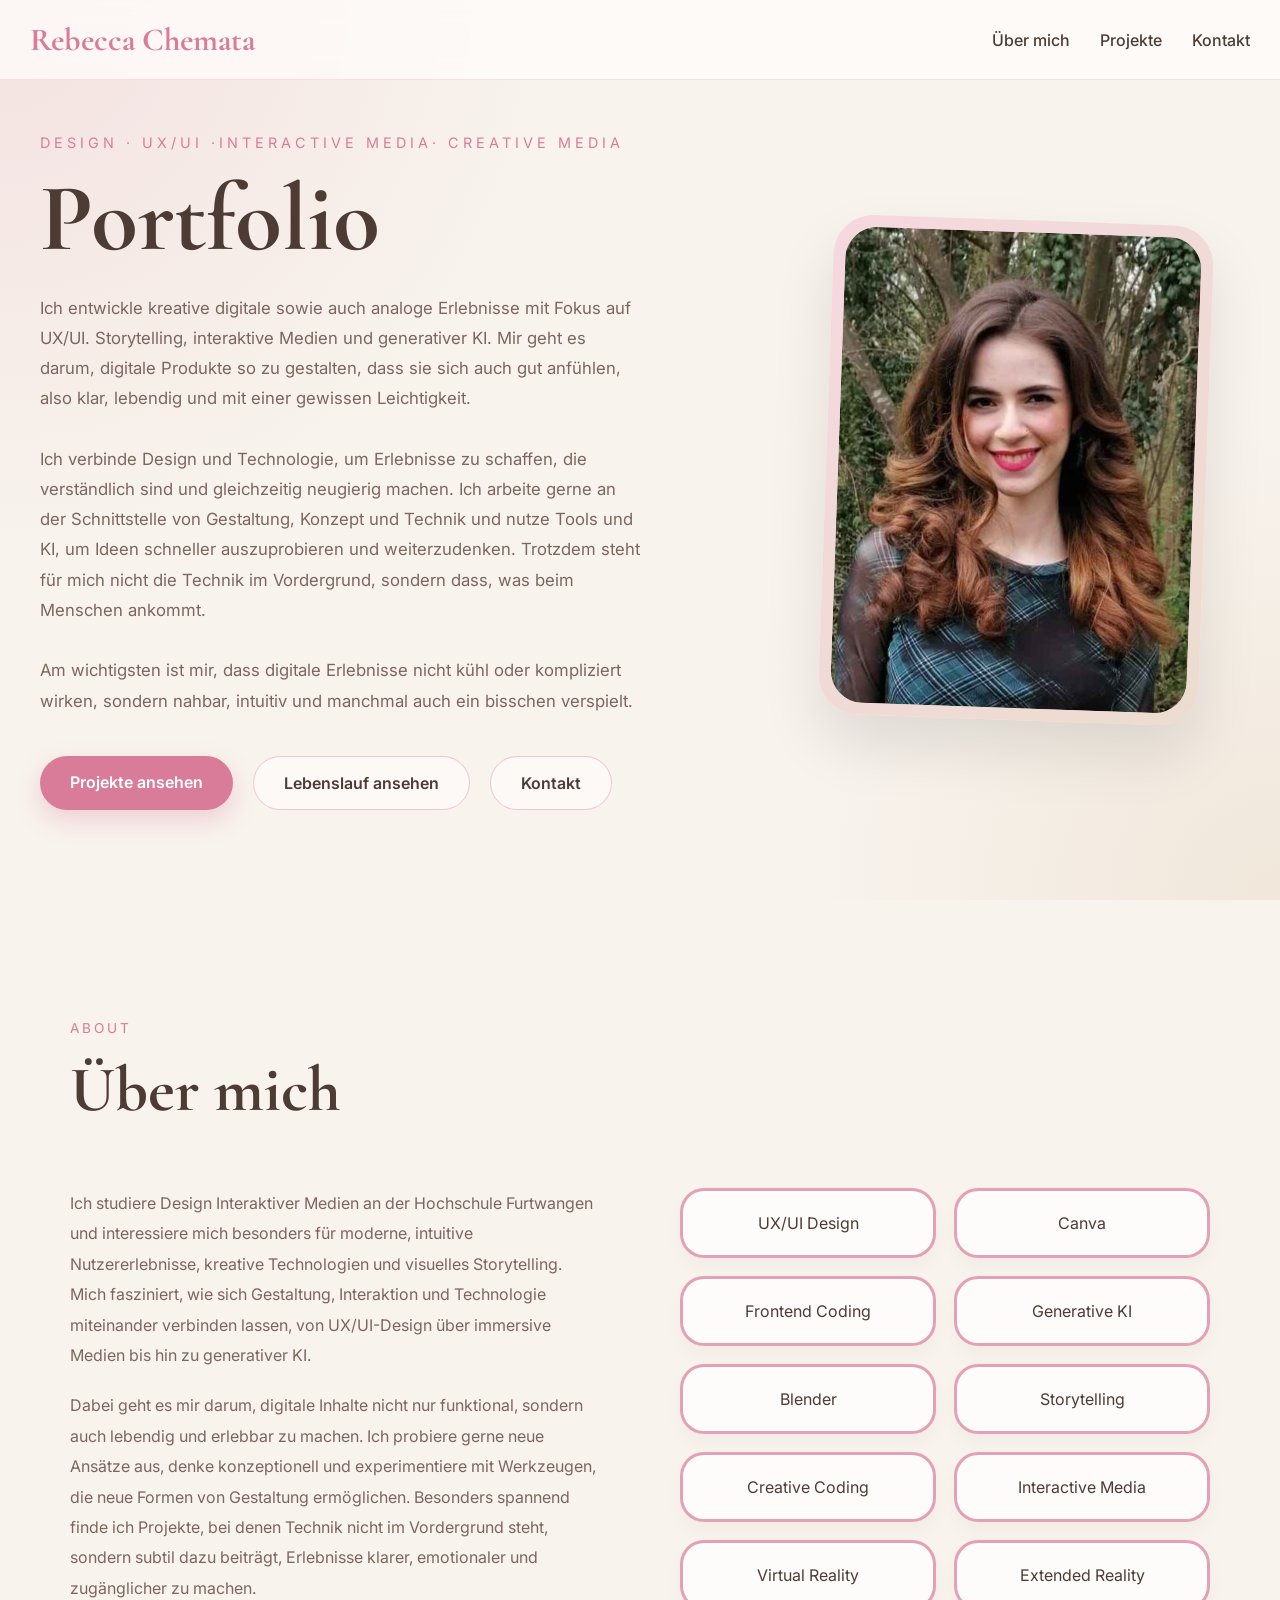
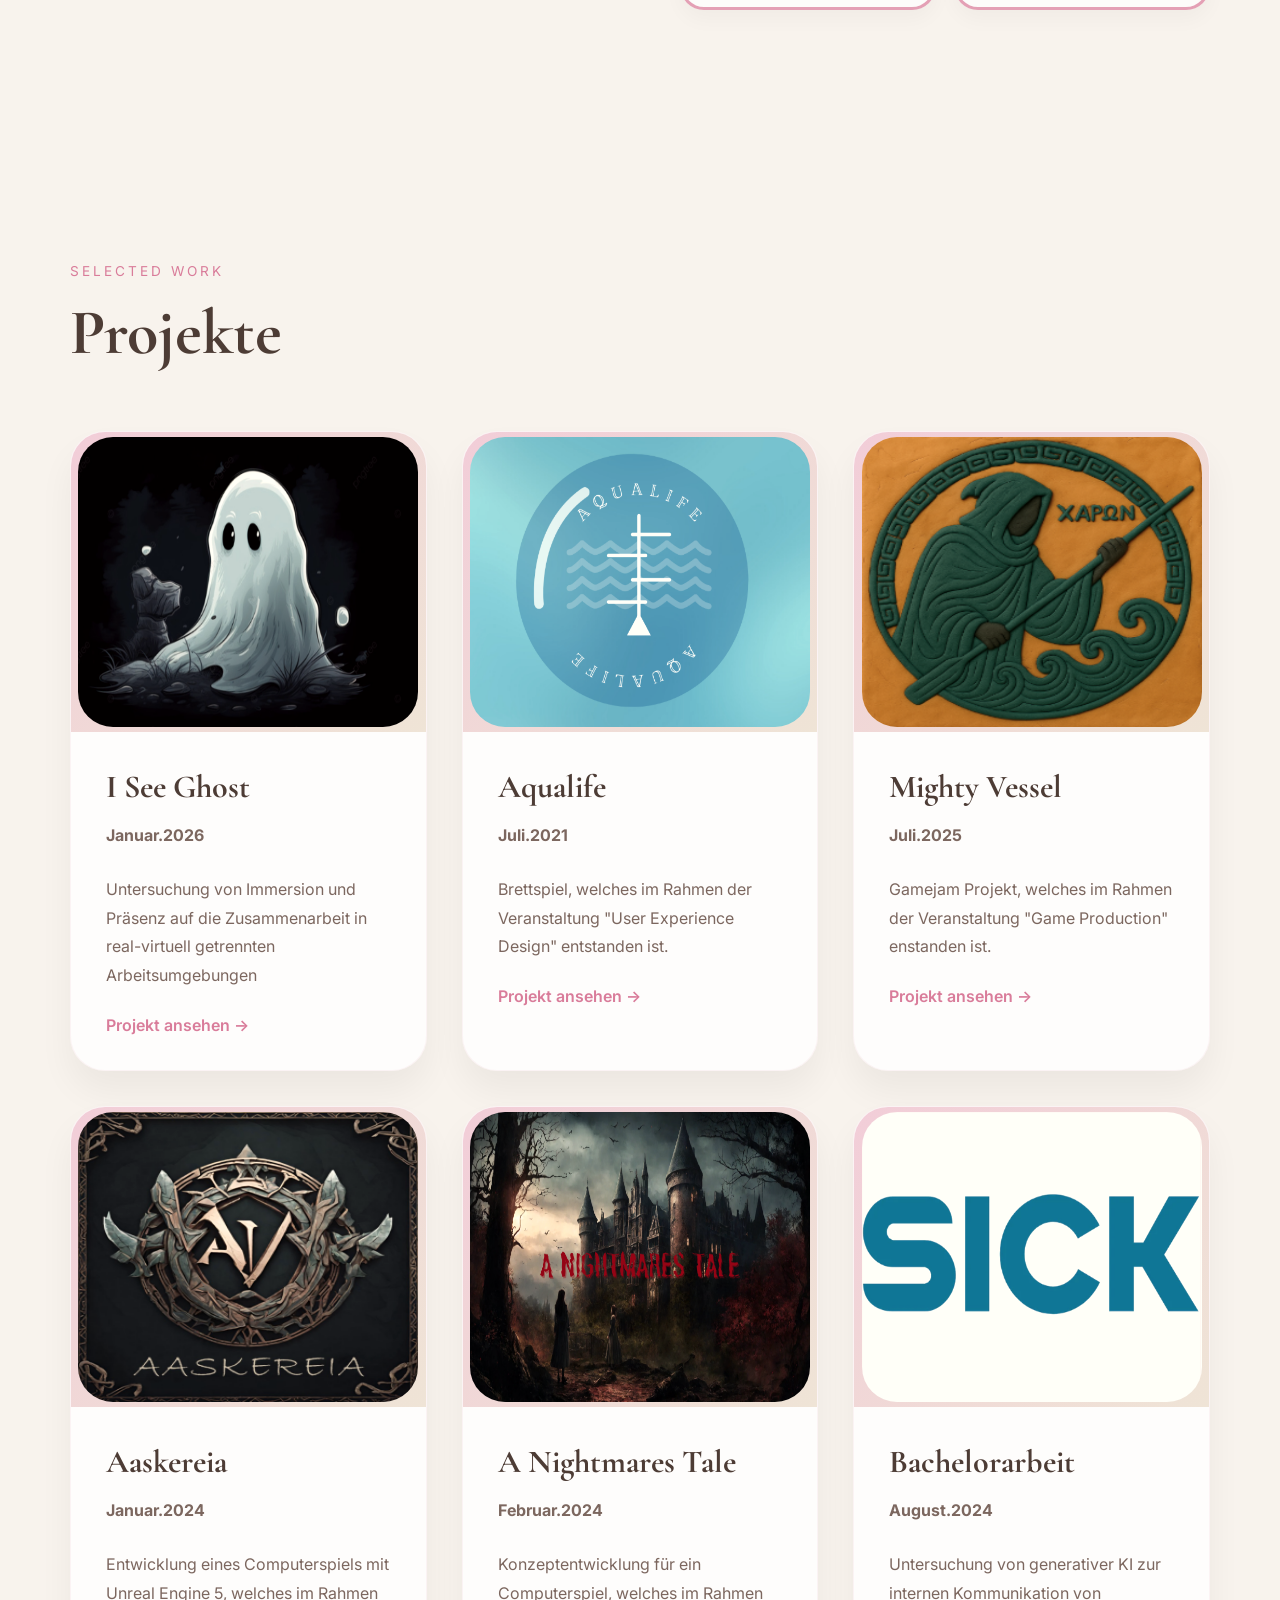
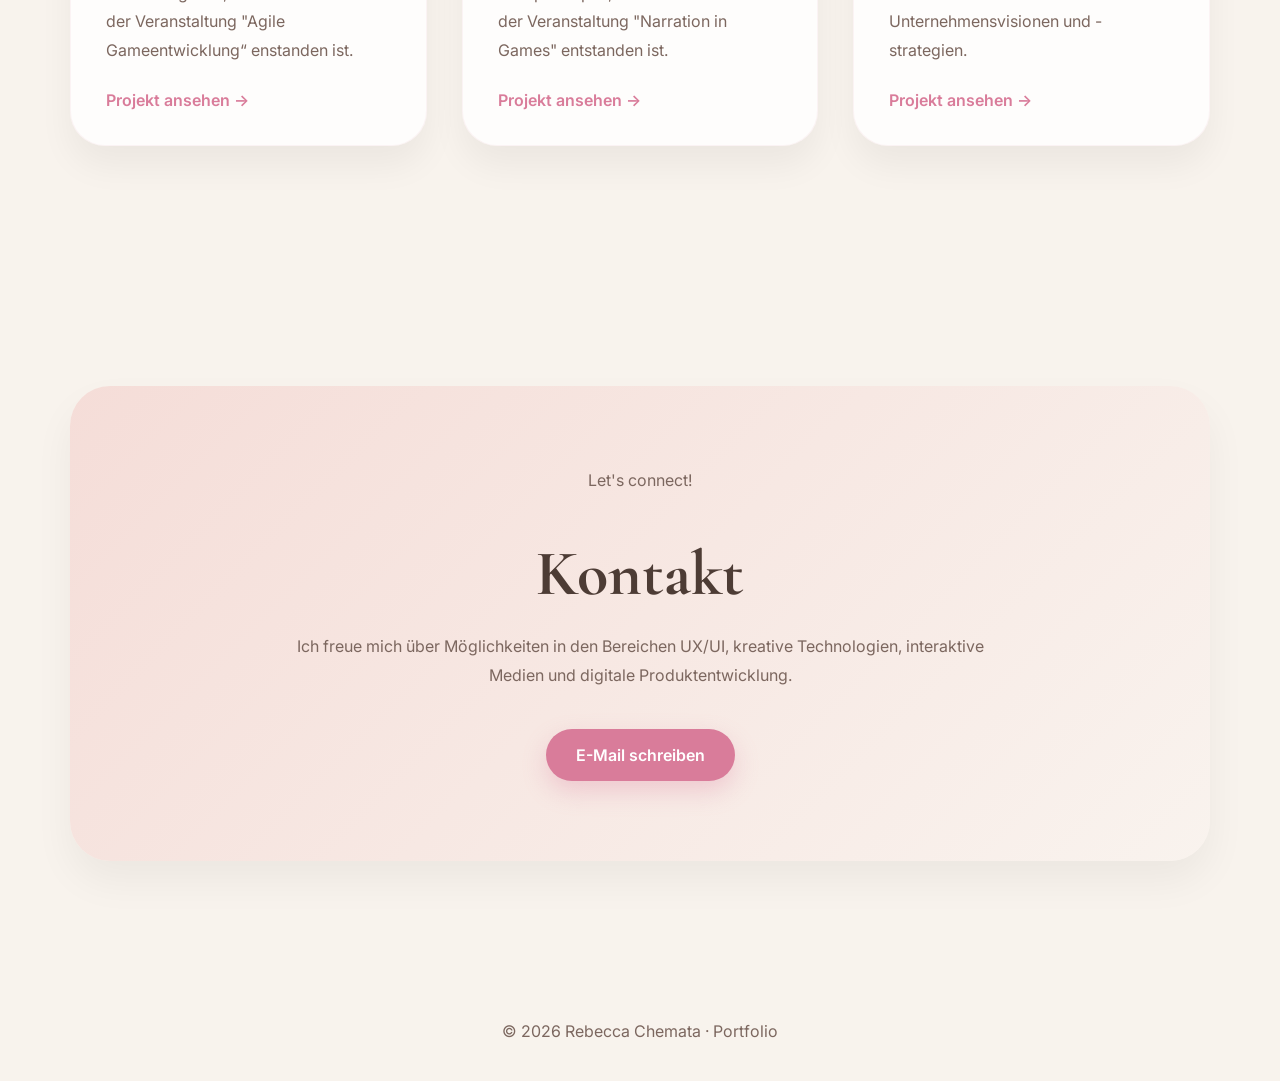
<file: index.html>
<!DOCTYPE html>
<html lang="de">
<head>
  <meta charset="UTF-8" />
  <meta name="viewport" content="width=device-width, initial-scale=1.0" />
  <title>Rebecca Chemata | Portfolio</title>

  <link rel="preconnect" href="https://fonts.googleapis.com">
  <link rel="preconnect" href="https://fonts.gstatic.com" crossorigin>
  <link href="https://fonts.googleapis.com/css2?family=Cormorant+Garamond:wght@400;600;700&family=Inter:wght@300;400;500;600&display=swap" rel="stylesheet">
  <link rel="stylesheet" href="style.css">
</head>
<body>

  <nav>
    <div class="nav-container">
      <div class="logo">Rebecca Chemata</div>

      <div class="nav-links">
        <a href="#about">Über mich</a>
        <a href="#projects">Projekte</a>
        <a href="#contact">Kontakt</a>
      </div>
    </div>
  </nav>

  <header>
    <div class="hero">

      <div class="hero-text">
        <p class="intro">Design · UX/UI ·Interactive Media· Creative Media</p>

        <h1>
         Portfolio
          
        </h1>

        <p>
          Ich entwickle kreative digitale sowie auch analoge Erlebnisse mit Fokus auf UX/UI. Storytelling, interaktive Medien und generativer KI. 
          Mir geht es darum, digitale Produkte so zu gestalten, dass sie sich auch gut anfühlen, also klar, lebendig und mit einer gewissen Leichtigkeit.
          <br>
          <br>
          Ich verbinde Design und Technologie, um Erlebnisse zu schaffen, die verständlich sind und gleichzeitig neugierig machen.
          Ich arbeite gerne an der Schnittstelle von Gestaltung, Konzept und Technik und nutze Tools und KI, um Ideen schneller auszuprobieren und weiterzudenken.
          Trotzdem steht für mich nicht die Technik im Vordergrund, sondern dass, was beim Menschen ankommt.
          <br>
          <br>
          Am wichtigsten ist mir, dass digitale Erlebnisse nicht kühl oder kompliziert wirken, sondern nahbar, intuitiv und manchmal auch ein bisschen verspielt.
        </p>

        <div class="hero-buttons">
          <a href="#projects" class="btn btn-primary">Projekte ansehen</a>
          <a href="./media/pdf/Lebenslauf_Rebecca_Chemata_Dokument.pdf" target="_blank" class="btn btn-secondary">
            Lebenslauf ansehen
          </a>
          <a href="#contact" class="btn btn-secondary">Kontakt</a>
        </div>
      </div>

      <div class="hero-image">
        <div class="image-card">
          <div class="image-inner"></div>
        </div>
      </div>

    </div>
  </header>

  <section id="about">

    <div class="section-title">
      <p>About</p>
      <h2>Über mich</h2>
    </div>

    <div class="about">

      <div>
        <p>
            Ich studiere Design Interaktiver Medien an der Hochschule Furtwangen und interessiere mich besonders für moderne, intuitive Nutzererlebnisse, kreative Technologien und visuelles Storytelling.

            Mich fasziniert, wie sich Gestaltung, Interaktion und Technologie miteinander verbinden lassen, von UX/UI-Design über immersive Medien bis hin zu generativer KI. 
        </p>

        <p>
            Dabei geht es mir darum, digitale Inhalte nicht nur funktional, sondern auch lebendig und erlebbar zu machen.
            
            Ich probiere gerne neue Ansätze aus, denke konzeptionell und experimentiere mit Werkzeugen, die neue Formen von Gestaltung ermöglichen. Besonders spannend finde ich Projekte, bei denen Technik nicht im Vordergrund steht, sondern subtil dazu beiträgt, Erlebnisse klarer, emotionaler und zugänglicher zu machen.
        </p>
      </div>

      <div class="skills-grid">
        <div class="skill">UX/UI Design</div>
        <div class="skill">Canva</div>
        <div class="skill">Frontend Coding</div>
        <div class="skill">Generative KI</div>
        <div class="skill">Blender</div>
        <div class="skill">Storytelling</div>
        <div class="skill">Creative Coding</div>
        <div class="skill">Interactive Media</div>
        <div class="skill">Virtual Reality</div>
        <div class="skill">Extended Reality</div>
      </div>

    </div>

  </section>

  <section id="projects">

    <div class="section-title">
      <p>Selected Work</p>
      <h2>Projekte</h2>
    </div>

    <div class="projects-grid">

       <div class="project-card">
        <div class="project-image">
          <img src="./media/images/ghost_long.png" style="width: 340px; height: 290px; border-radius: 35px;">
        </div>

        <div class="project-content">
          <h3>I See Ghost</h3>
           <p><b>Januar.2026</b></p>

          <p>
            Untersuchung von Immersion und Präsenz auf die Zusammenarbeit in real-virtuell getrennten Arbeitsumgebungen
          </p>

          <a href="ghost.html" class="project-link">
            Projekt ansehen →
          </a>
        </div>
      </div>

      

      <div class="project-card">
        <div class="project-image">
           <img src="./media/images/aqualife_logo.png" style="width: 340px; height: 290px; border-radius: 35px;">
        </div>

        <div class="project-content">
          <h3>Aqualife</h3>
          <p><b>Juli.2021</b></p>

          <p>
            Brettspiel, welches im Rahmen der Veranstaltung "User Experience Design" entstanden ist.
          </p>

          <a href="aqualife.html" class="project-link">
            Projekt ansehen →
          </a>
        </div>
      </div>

       <div class="project-card">
        <div class="project-image">
          <img src="./media/images/mighty_vessel_charon_img.png" style="width: 340px; height: 290px; border-radius: 35px;">
        </div>

        <div class="project-content">
          <h3>Mighty Vessel</h3>
          <p><b>Juli.2025</b></p>

          <p>
            Gamejam Projekt, welches im Rahmen der Veranstaltung "Game Production" enstanden ist.
          </p>

          <a href="mighty_vessel.html" class="project-link">
            Projekt ansehen →
          </a>
        </div>
      </div>

      <div class="project-card">
        <div class="project-image">
          <img src="./media/images/aaskereia_logo.png" style="width: 340px; height: 290px; border-radius: 35px;">
        </div>

        <div class="project-content">
          <h3>Aaskereia</h3>
          <p><b>Januar.2024</b></p>

          <p>
            Entwicklung eines Computerspiels mit Unreal Engine 5, welches im Rahmen der Veranstaltung "Agile Gameentwicklung“ enstanden ist.
          </p>

          <a href="aaskereia.html" class="project-link">
            Projekt ansehen →
          </a>
        </div>
      </div>

      <div class="project-card">
        <div class="project-image">
          <img src="./media/images/nightmares_tale.png" style="width: 340px; height: 290px; border-radius: 35px;">
        </div>

        <div class="project-content">
          <h3>A Nightmares Tale</h3>
          <p><b>Februar.2024</b></p>

          <p>
            Konzeptentwicklung für ein Computerspiel, welches im Rahmen der Veranstaltung "Narration in Games" entstanden ist.
          </p>

          <a href="nightmaresTale.html" class="project-link">
            Projekt ansehen →
          </a>
        </div>
      </div>

      

     

      <div class="project-card">
        <div class="project-image">
          <img src="./media/images/sick_logo.png" style="width: 340px; height: 290px; border-radius: 35px;">
        </div>
        

        <div class="project-content">
          <h3>Bachelorarbeit</h3>
          <p><b>August.2024</b></p>

          <p>
            Untersuchung von generativer KI zur internen Kommunikation von Unternehmensvisionen und -strategien.
          </p>

          <a href="thesis.html" class="project-link">
            Projekt ansehen →
          </a>
        </div>
      </div>

    </div>

  </section>

  <section id="contact">

    <div class="contact-box">
      <p>Let's connect!</p>

      <h2>Kontakt</h2>

      <p>
        Ich freue mich über Möglichkeiten in den Bereichen UX/UI,
        kreative Technologien, interaktive Medien und digitale
        Produktentwicklung.
      </p>

      <a href="mailto:rebecca-13@hotmail.de" class="btn btn-primary">
        E-Mail schreiben
      </a>
    </div>

  </section>

  <footer>
    © 2026 Rebecca Chemata · Portfolio
  </footer>

</body>
</html>
</file>
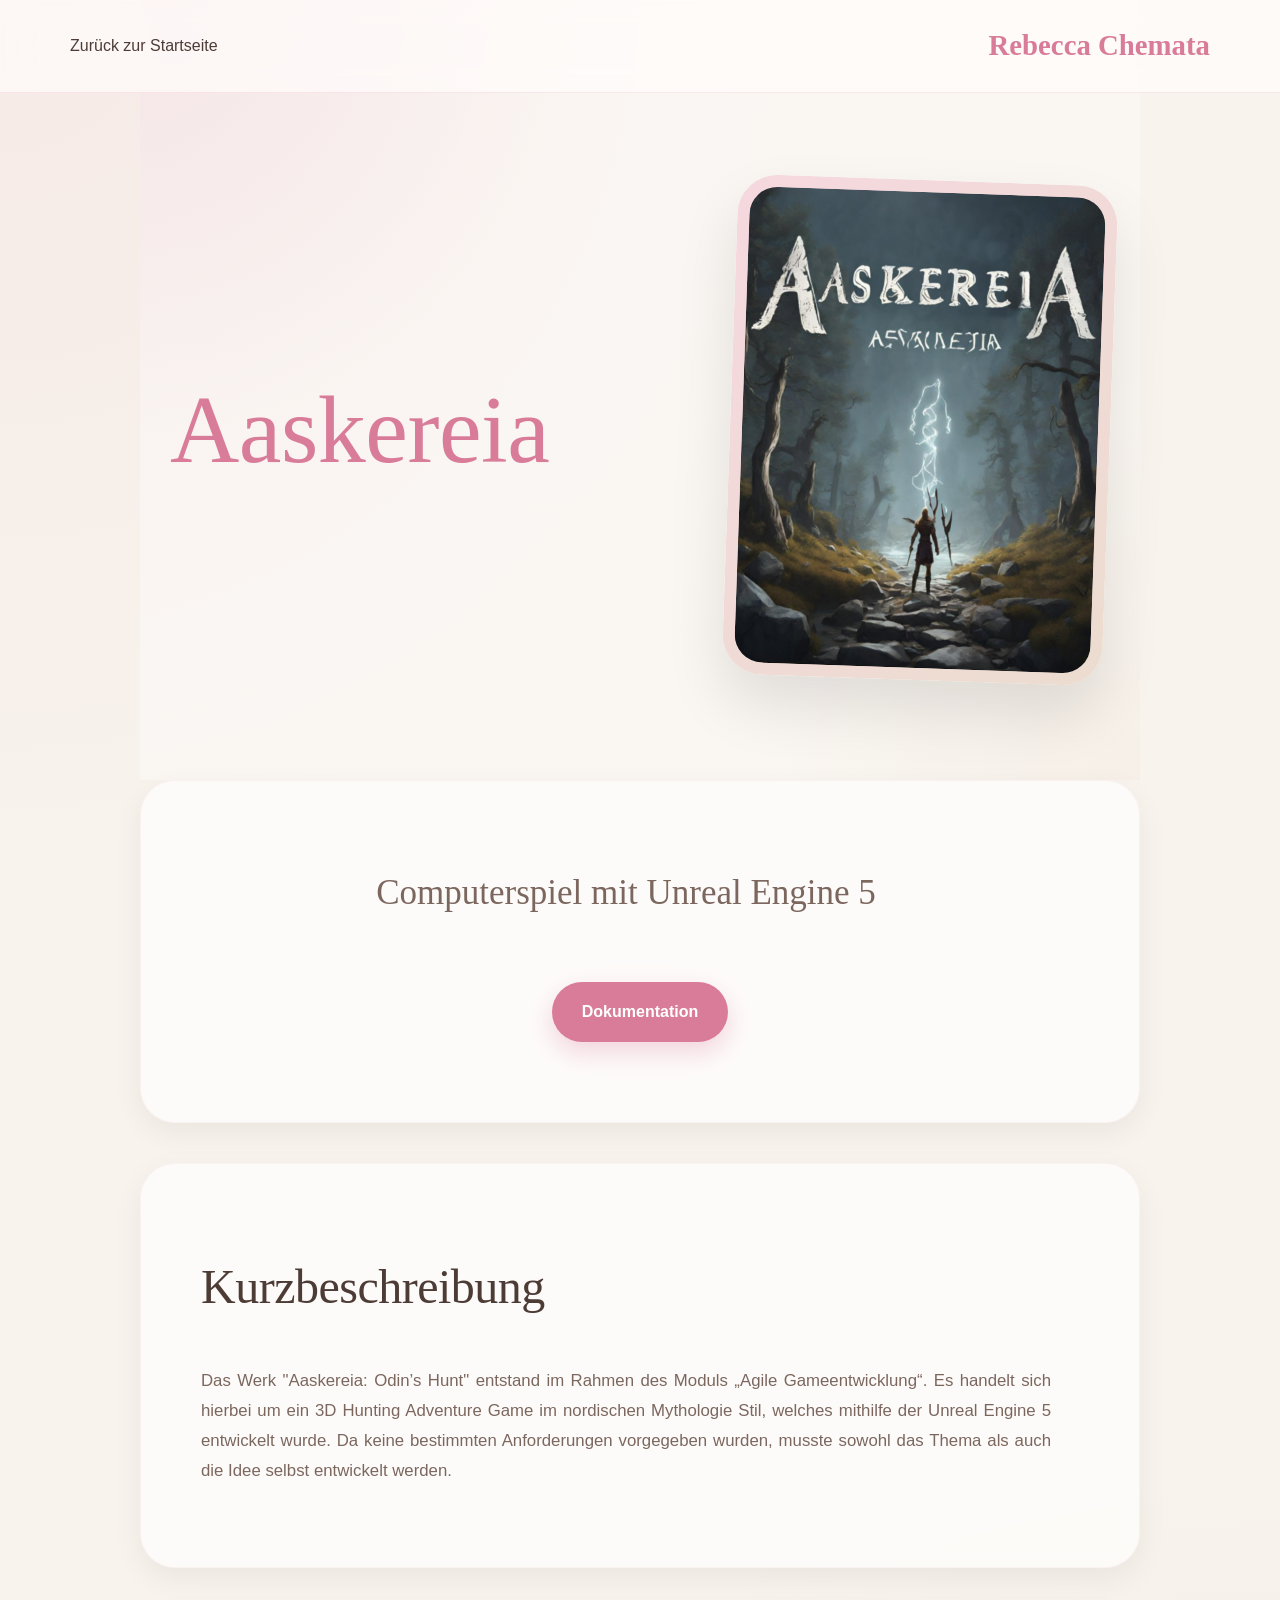
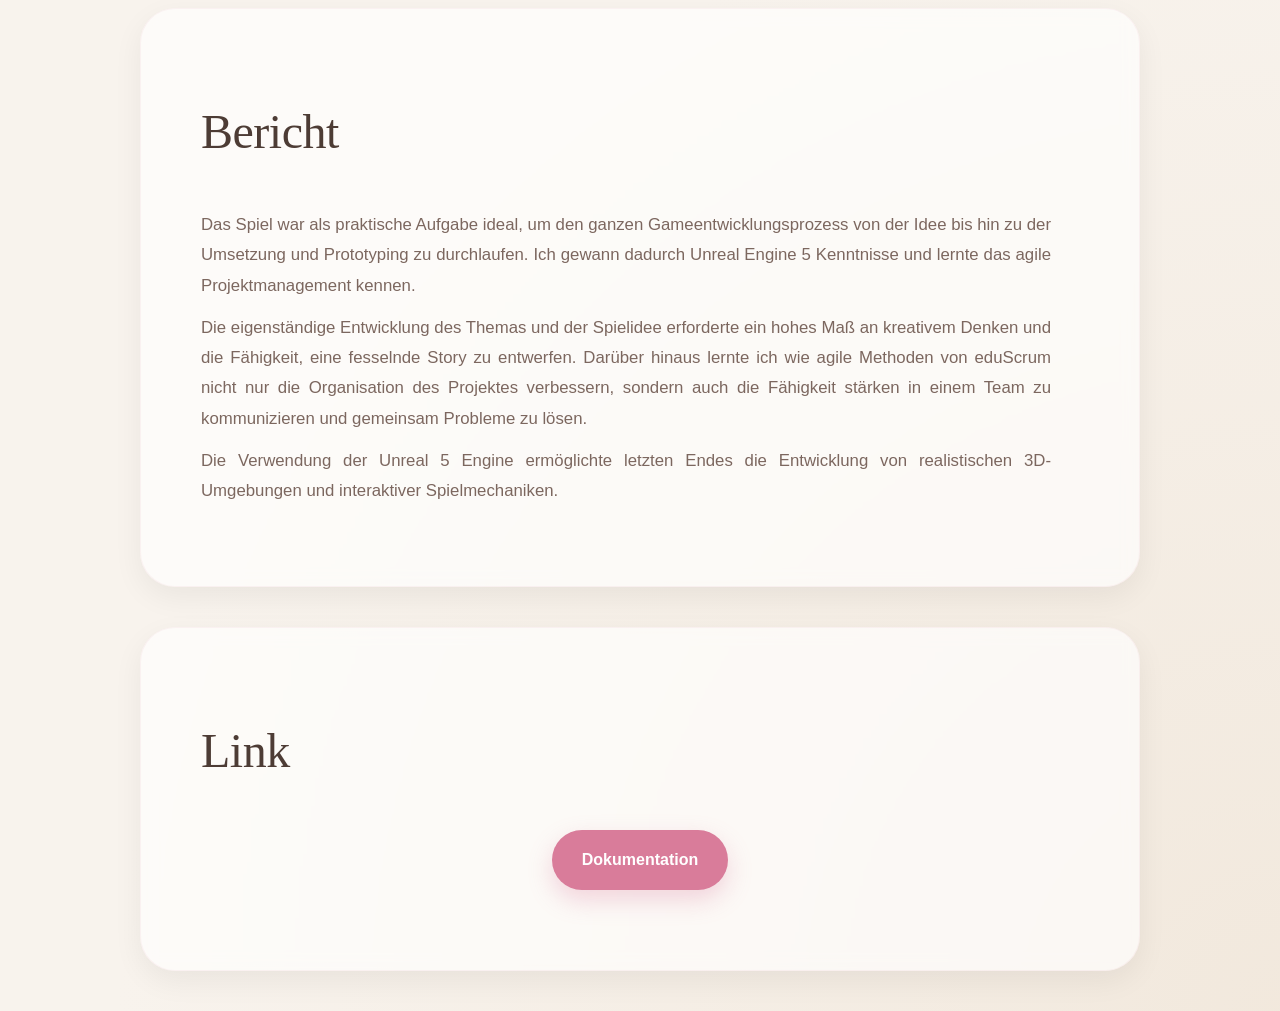
<file: aaskereia.html>
<!DOCTYPE html>
<html lang="de">

<head>
    <meta charset="UTF-8">
    <meta name="viewport" content="width=device-width, initial-scale=1.0">
    <link rel="stylesheet" href="style_projects.css">
    <title>Aaskereia</title>
</head>

<nav>
    <div class="nav-container">


        <div class="nav-links">
            <a href="index.html">Zurück zur Startseite</a>
        </div>
        <div class="logo">Rebecca Chemata</div>
    </div>
</nav>

<body>

    <section class="project-hero">
        <h1>Aaskereia</h1>
        <img class="project-pictures" src="./media/images/aaskereia_titel.png">
    </section>



    <section>
        <p class="Thesisthema"> Computerspiel mit Unreal Engine 5</p>
        <br>
        <br>
        <div class="project_dokumentaion_button_box">
            <a href="./media/pdf/Designdokument_Noerds.pdf" target="_blank"
                class="dokumentation_links">Dokumentation</a>
        </div>
    </section>
    <section>
        <h2>Kurzbeschreibung</h2>

        <p>
            Das Werk "Aaskereia: Odin’s Hunt" entstand im Rahmen des Moduls „Agile
            Gameentwicklung“. Es handelt sich hierbei um ein 3D Hunting Adventure Game im
            nordischen Mythologie Stil, welches mithilfe der Unreal Engine 5 entwickelt wurde.
            Da keine bestimmten Anforderungen vorgegeben wurden, musste sowohl das Thema
            als auch die Idee selbst entwickelt werden.
        </p>
    </section>

    <section>
        <h2>Bericht</h2>

        <p>
            Das Spiel war als praktische Aufgabe ideal, um den ganzen Gameentwicklungsprozess
            von der Idee bis hin zu der Umsetzung und Prototyping zu durchlaufen. Ich gewann
            dadurch Unreal Engine 5 Kenntnisse und lernte das agile Projektmanagement kennen.
            <br>
            <br>
            Die eigenständige Entwicklung des Themas und der Spielidee erforderte ein hohes Maß
            an kreativem Denken und die Fähigkeit, eine fesselnde Story zu entwerfen. Darüber
            hinaus lernte ich wie agile Methoden von eduScrum nicht nur die Organisation des
            Projektes verbessern, sondern auch die Fähigkeit stärken in einem Team zu
            kommunizieren und gemeinsam Probleme zu lösen.
            <br>
            <br>
            Die Verwendung der Unreal 5 Engine ermöglichte letzten Endes die Entwicklung von
            realistischen 3D-Umgebungen und interaktiver Spielmechaniken.
        </p>
    </section>

    <section>
        <h2>Link</h2>
        <div class="project_dokumentaion_button_box">
            <a href="./media/pdf/Designdokument_Noerds.pdf" target="_blank"
                class="dokumentation_links">Dokumentation</a>
        </div>
    </section>

</body>

</html>
</file>
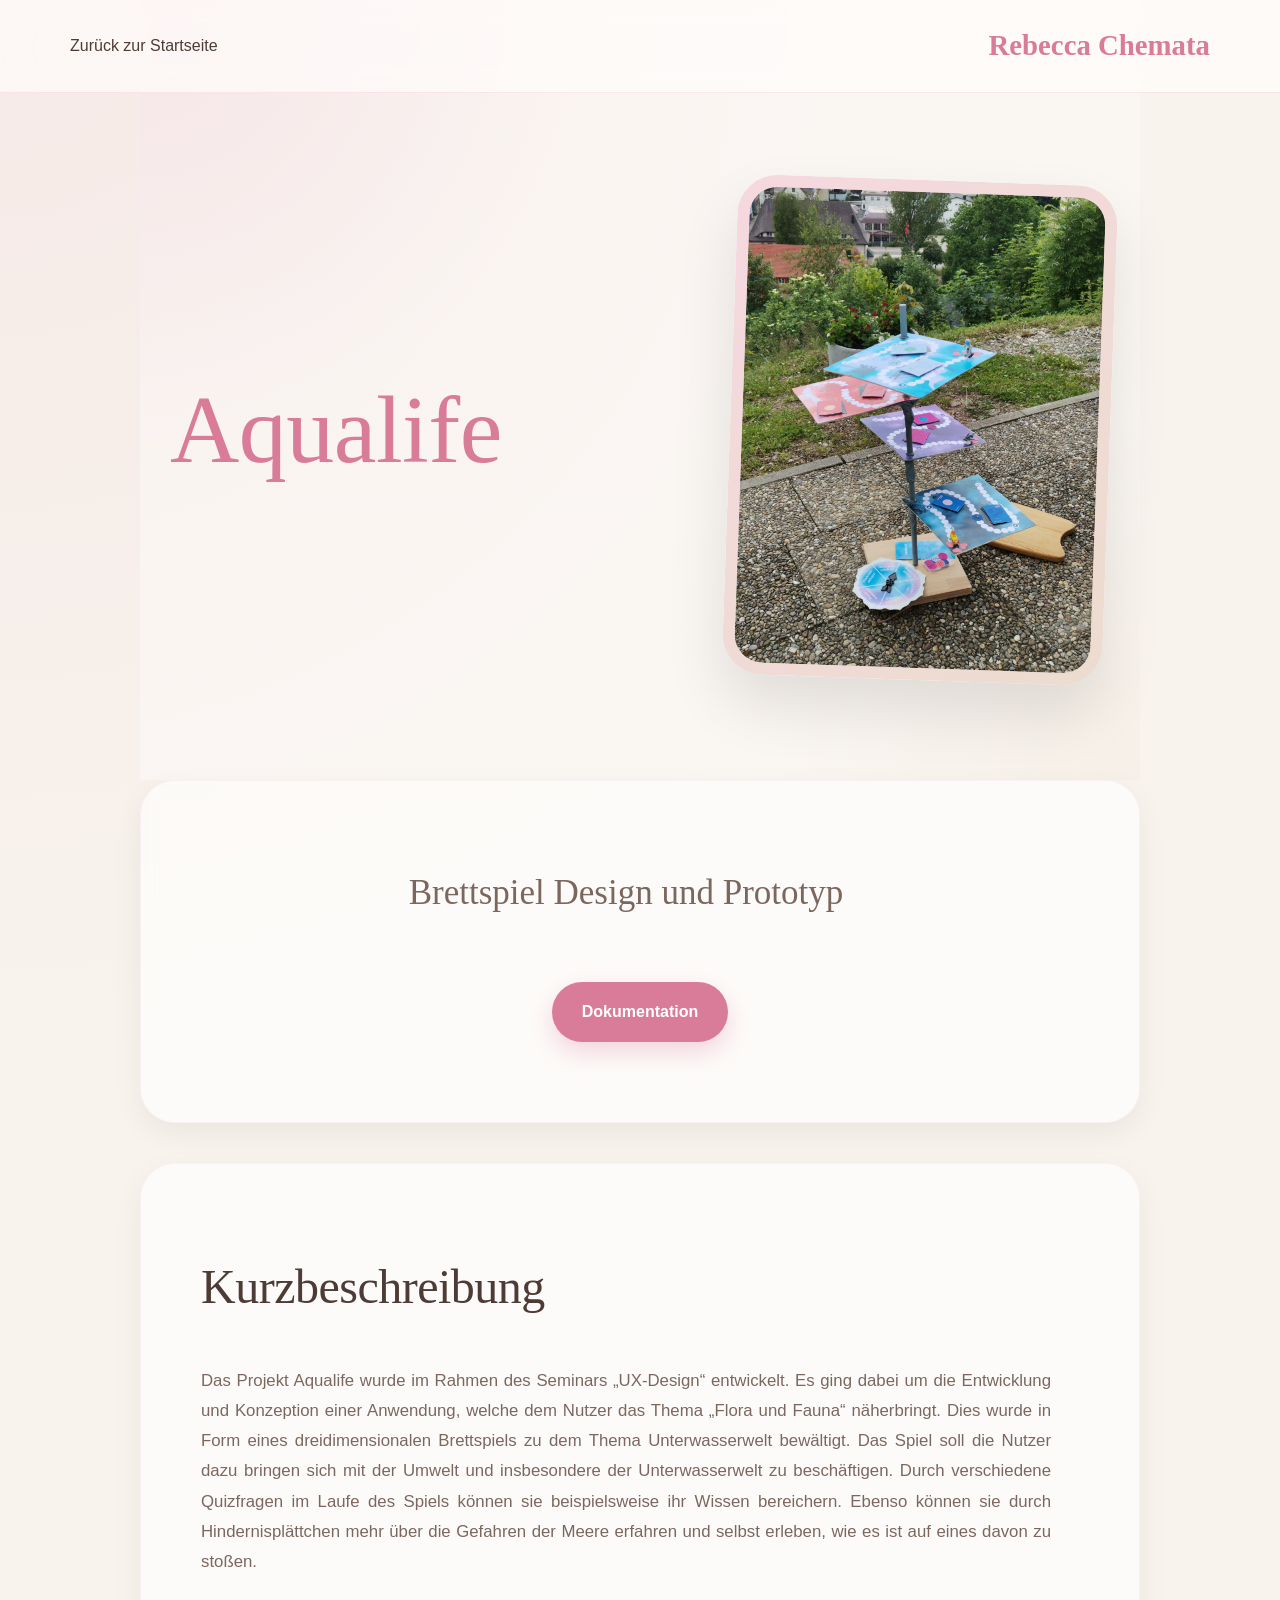
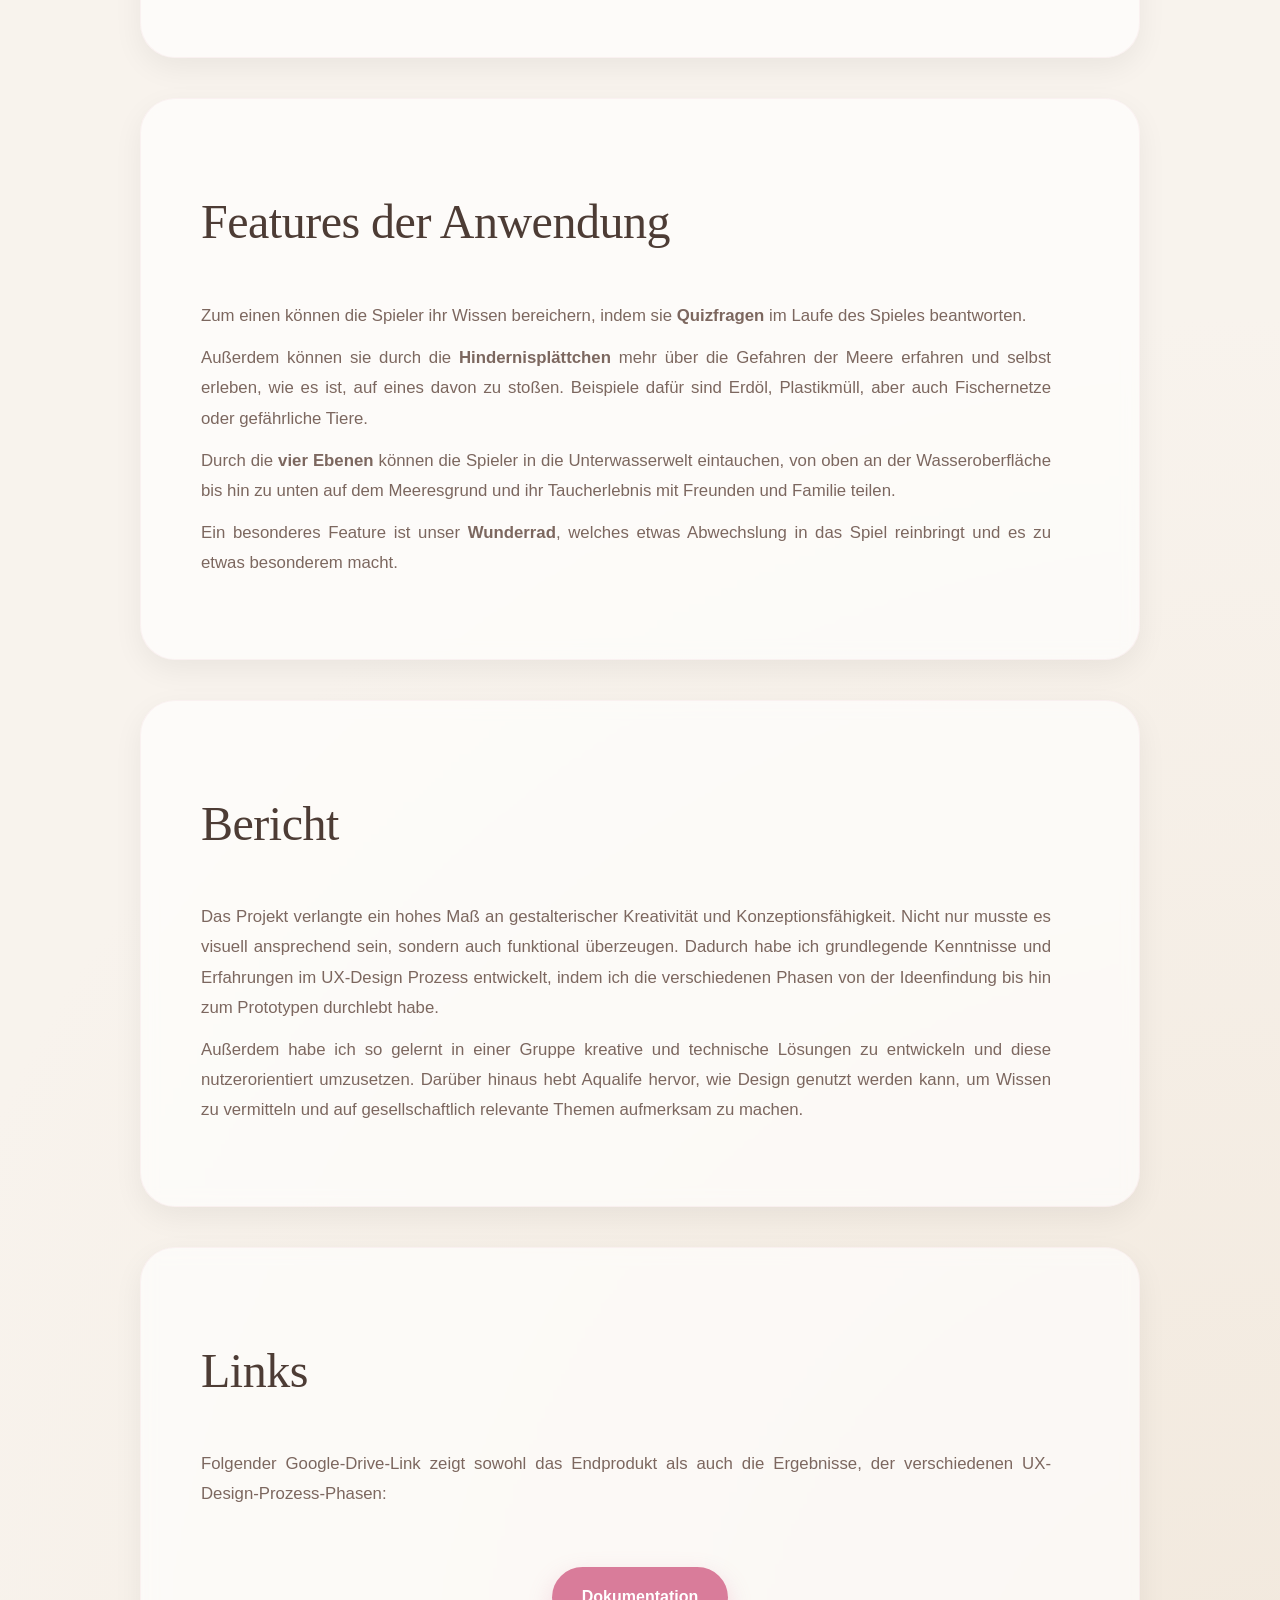
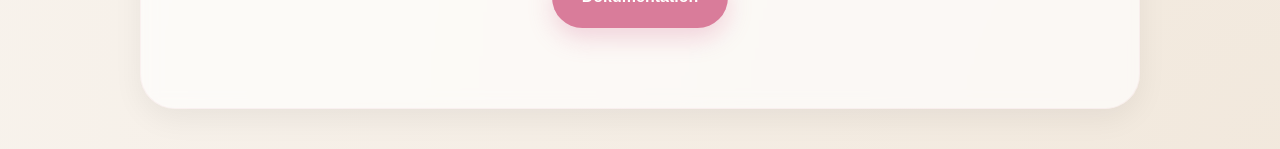
<file: aqualife.html>
<!DOCTYPE html>
<html lang="de">

<head>
    <meta charset="UTF-8">
    <meta name="viewport" content="width=device-width, initial-scale=1.0">
    <link rel="stylesheet" href="style_projects.css">
    <title>Aqualife</title>
</head>

<nav>
    <div class="nav-container">
        

        <div class="nav-links">
            <a href="index.html">Zurück zur Startseite</a>
        </div>
        <div class="logo">Rebecca Chemata</div>
    </div>
</nav>

<body>

    <section class="project-hero">
        <h1>Aqualife</h1>
        <img class="project-pictures" src="./media/images/Fertiges Spielbrett.jpg" >
    </section>
        
    

    <section>
        <p class="Thesisthema">Brettspiel Design und Prototyp</p>
        <br>
        <br>
         <div class="project_dokumentaion_button_box">
            <a href="https://drive.google.com/drive/folders/1cQd-6cPRpRUci6NLcDmhMAE65_sfrx6j" target="_blank" class="dokumentation_links">Dokumentation</a>
            </div>
    </section>
    <section>
        <h2>Kurzbeschreibung</h2>

        <p>
            Das Projekt Aqualife wurde im Rahmen des Seminars „UX-Design“ entwickelt. Es ging
            dabei um die Entwicklung und Konzeption einer Anwendung, welche dem Nutzer das
            Thema „Flora und Fauna“ näherbringt. Dies wurde in Form eines dreidimensionalen
            Brettspiels zu dem Thema Unterwasserwelt bewältigt. Das Spiel soll die Nutzer dazu
            bringen sich mit der Umwelt und insbesondere der Unterwasserwelt zu beschäftigen.
            Durch verschiedene Quizfragen im Laufe des Spiels können sie beispielsweise ihr
            Wissen bereichern. Ebenso können sie durch Hindernisplättchen mehr über die
            Gefahren der Meere erfahren und selbst erleben, wie es ist auf eines davon zu stoßen.
        </p>
    </section>

    <section>
        <h2>Features der Anwendung</h2>
        <p> Zum einen können die Spieler ihr Wissen bereichern, indem sie <b>Quizfragen</b> im Laufe des Spieles
            beantworten.
            <br>
            <br>
            Außerdem können sie durch die <b>Hindernisplättchen</b> mehr über die Gefahren der Meere erfahren und selbst
            erleben, wie es ist, auf eines davon zu stoßen. Beispiele dafür sind Erdöl, Plastikmüll, aber auch
            Fischernetze oder
            gefährliche Tiere.
            <br>
            <br>
            Durch die <b>vier Ebenen</b> können die Spieler in die Unterwasserwelt eintauchen, von oben an der
            Wasseroberfläche
            bis hin zu unten auf dem Meeresgrund und ihr Taucherlebnis mit Freunden und Familie teilen.
            <br>
            <br>
            Ein besonderes Feature ist unser <b>Wunderrad</b>, welches etwas Abwechslung in das Spiel reinbringt und es
            zu
            etwas
            besonderem macht.
        </p>
    </section>

    <section>
        <h2>Bericht</h2>

        <p>
            Das Projekt verlangte ein hohes Maß an gestalterischer Kreativität und
            Konzeptionsfähigkeit. Nicht nur musste es visuell ansprechend sein, sondern auch
            funktional überzeugen. Dadurch habe ich grundlegende Kenntnisse und Erfahrungen im
            UX-Design Prozess entwickelt, indem ich die verschiedenen Phasen von der
            Ideenfindung bis hin zum Prototypen durchlebt habe.
            <br>
            <br>
            Außerdem habe ich so gelernt in
            einer Gruppe kreative und technische Lösungen zu entwickeln und diese
            nutzerorientiert umzusetzen. Darüber hinaus hebt Aqualife hervor, wie Design genutzt
            werden kann, um Wissen zu vermitteln und auf gesellschaftlich relevante Themen
            aufmerksam zu machen.
        </p>
    </section>

    <section>
        <h2>Links</h2>
        <p> Folgender Google-Drive-Link zeigt sowohl das Endprodukt als auch die Ergebnisse, der
            verschiedenen UX-Design-Prozess-Phasen:</p>
            <br>
            <br>
            <div class="project_dokumentaion_button_box">
            <a href="https://drive.google.com/drive/folders/1cQd-6cPRpRUci6NLcDmhMAE65_sfrx6j" target="_blank" class="dokumentation_links">Dokumentation</a>
            </div>
    </section>

</body>

</html>
</file>
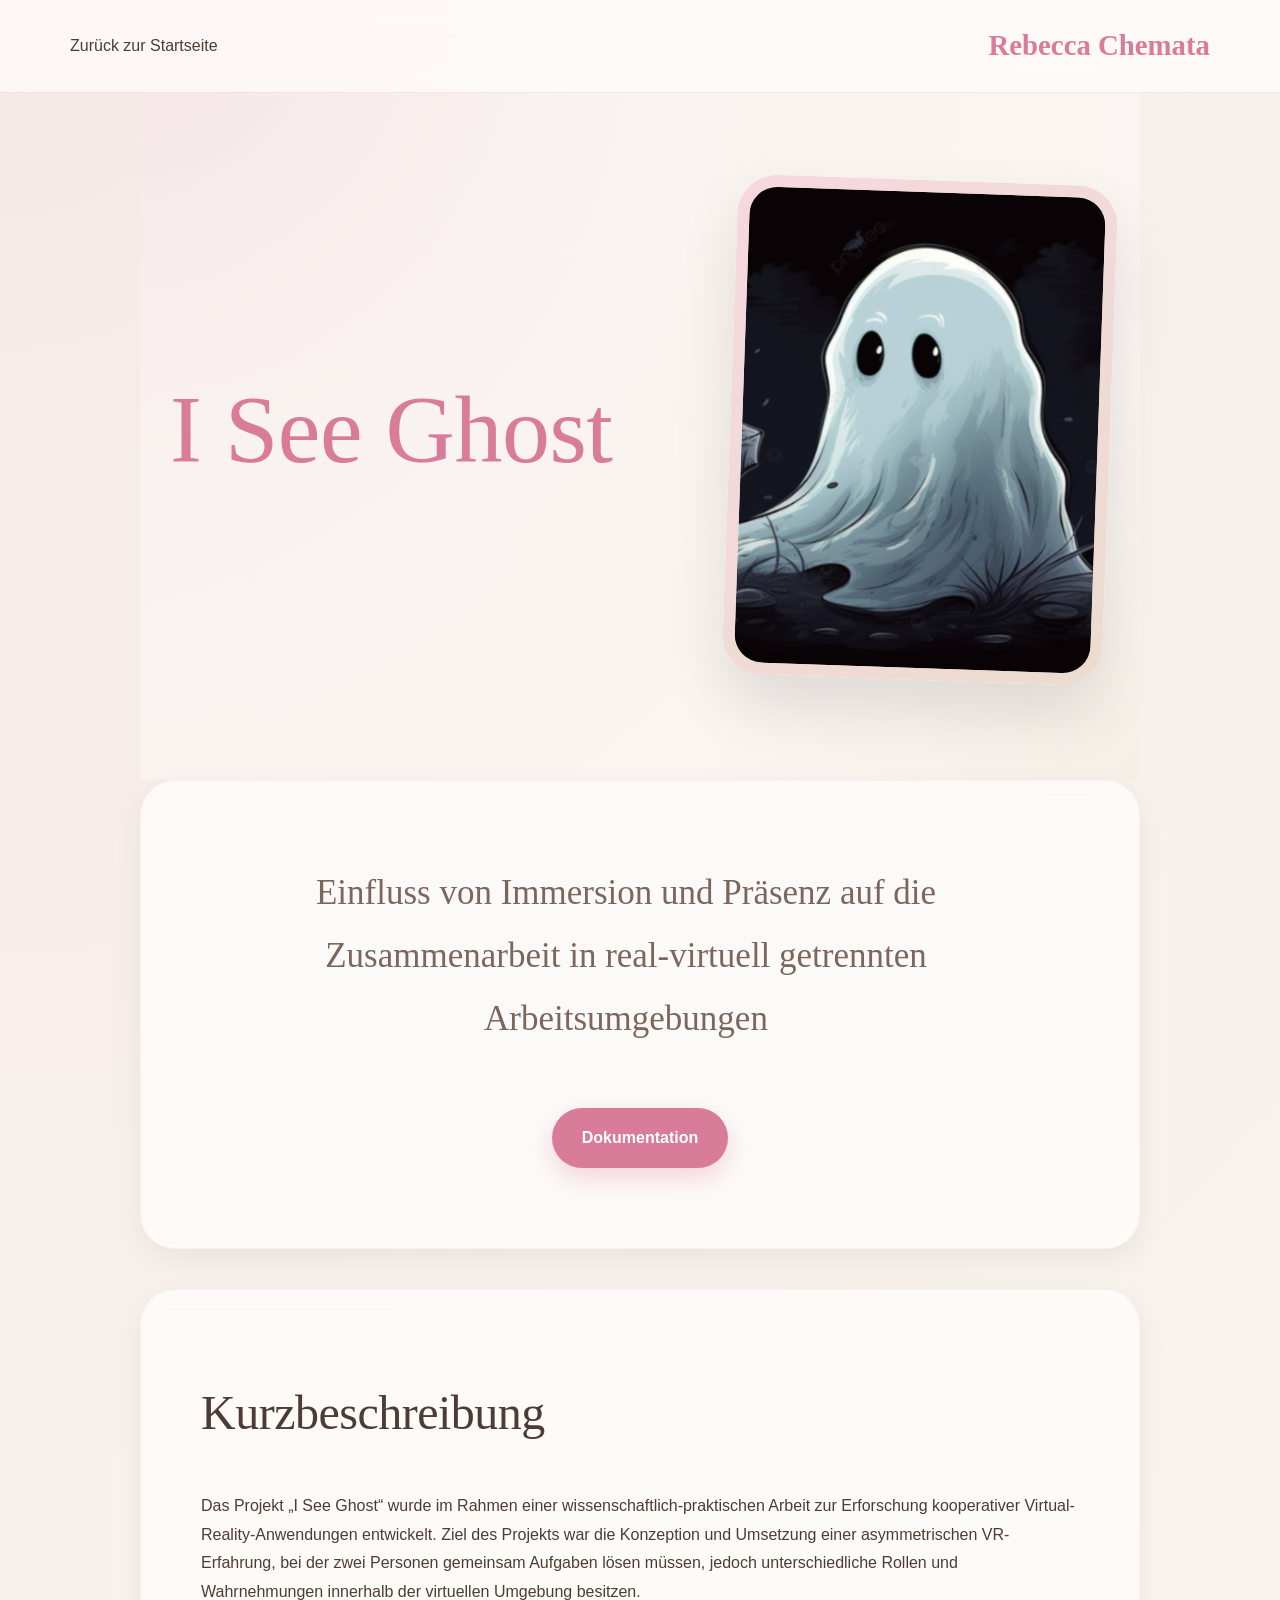
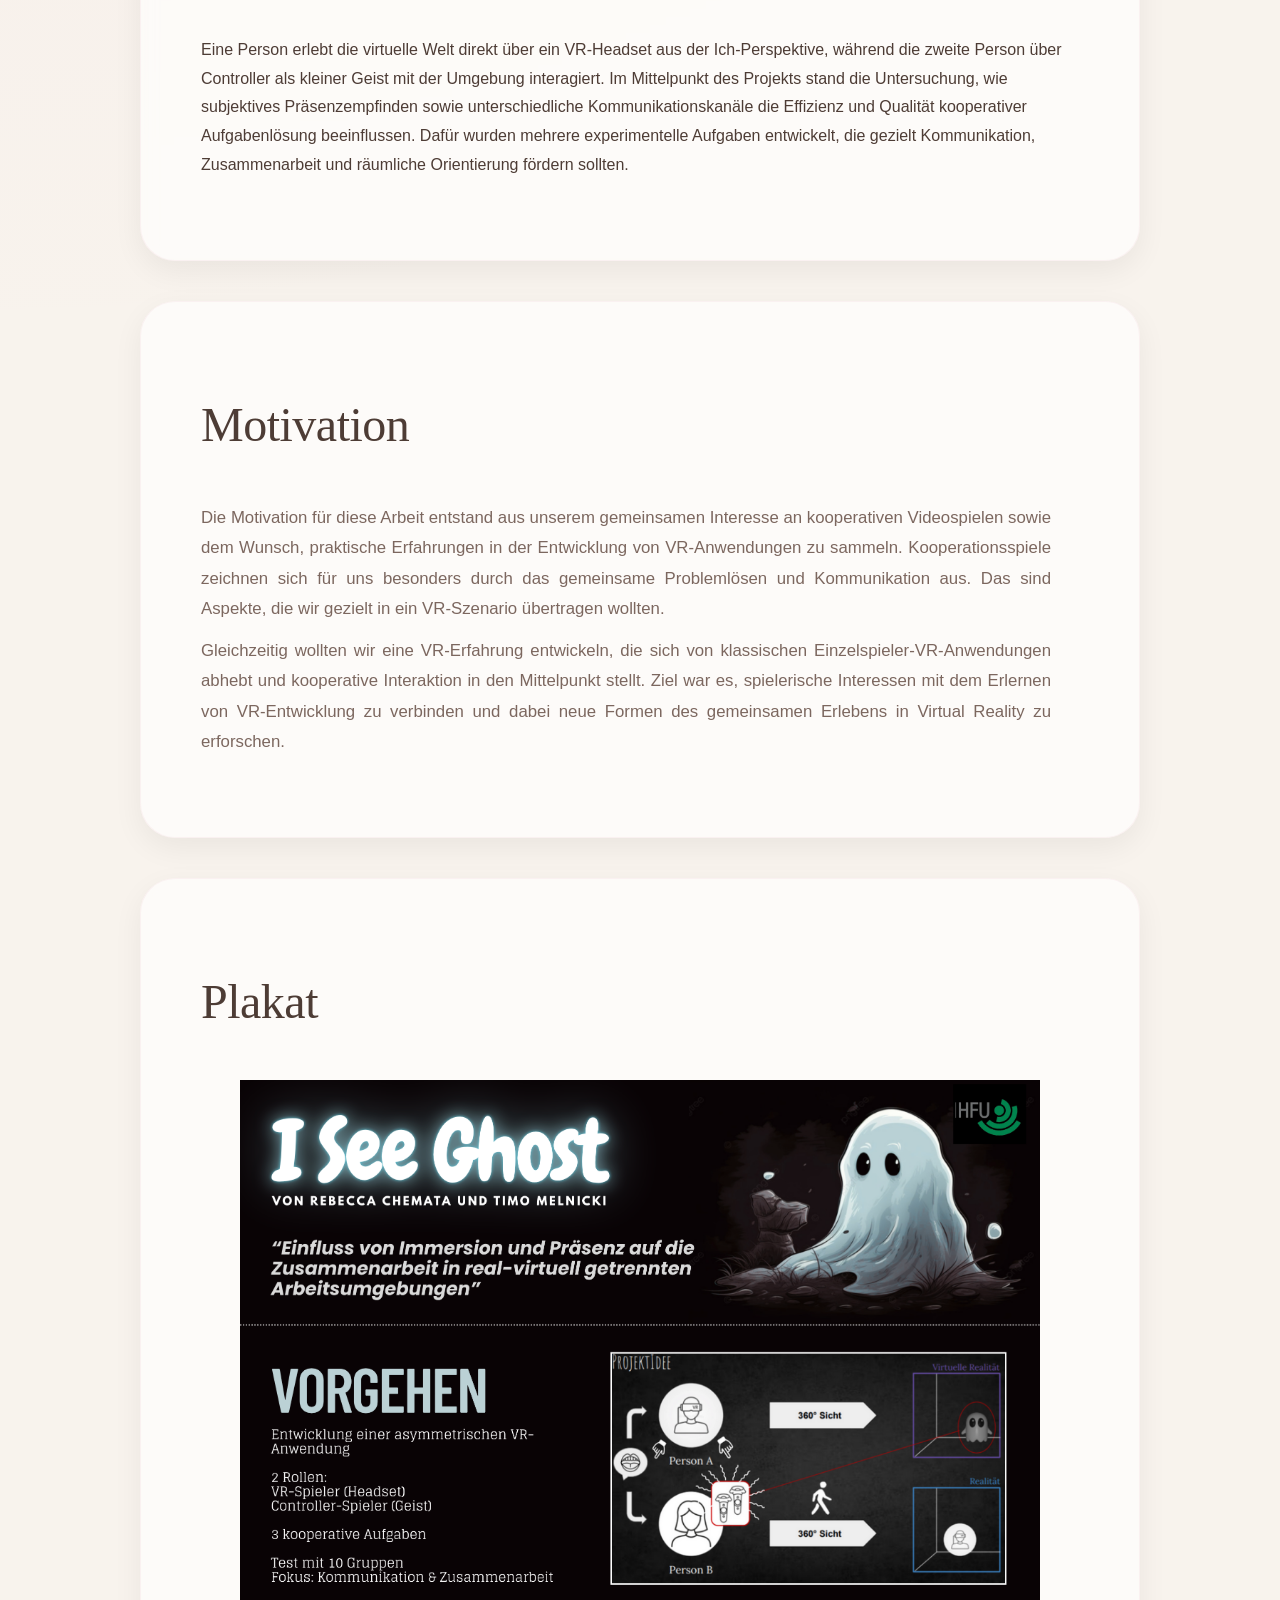
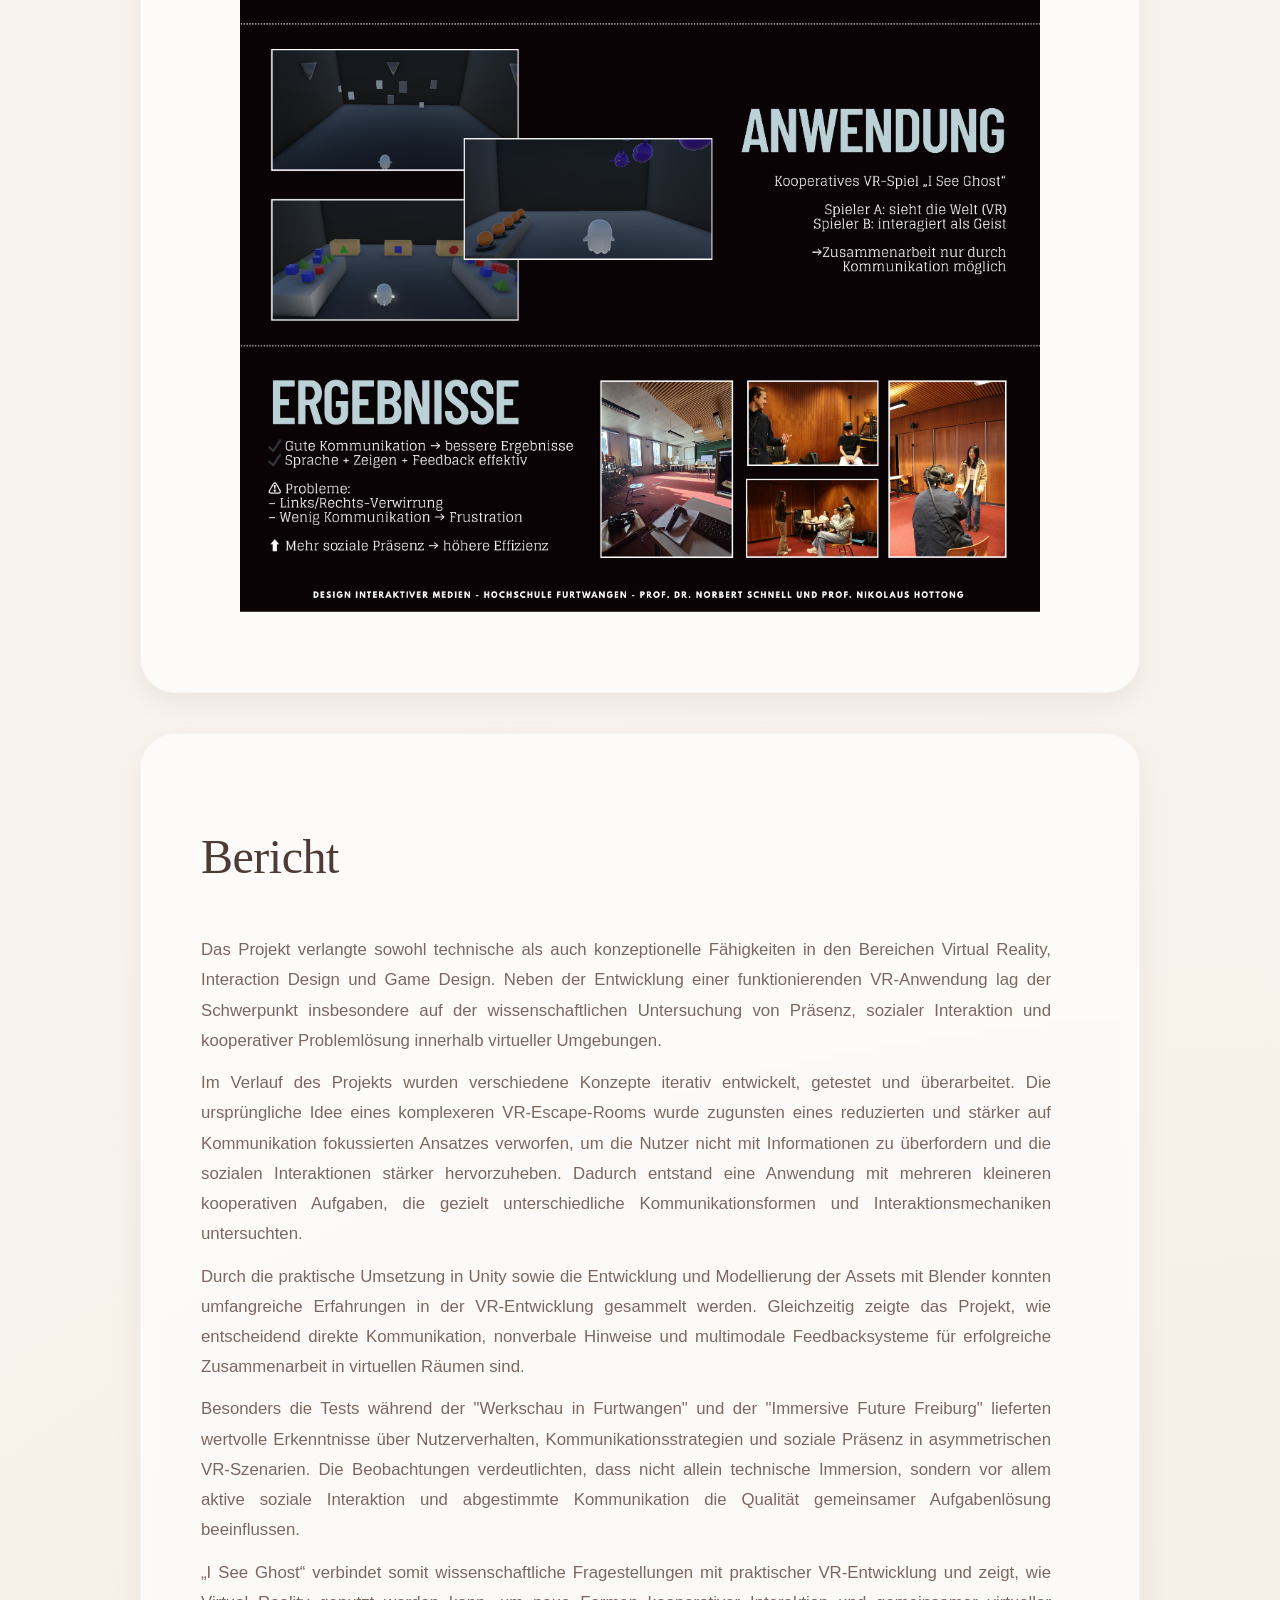
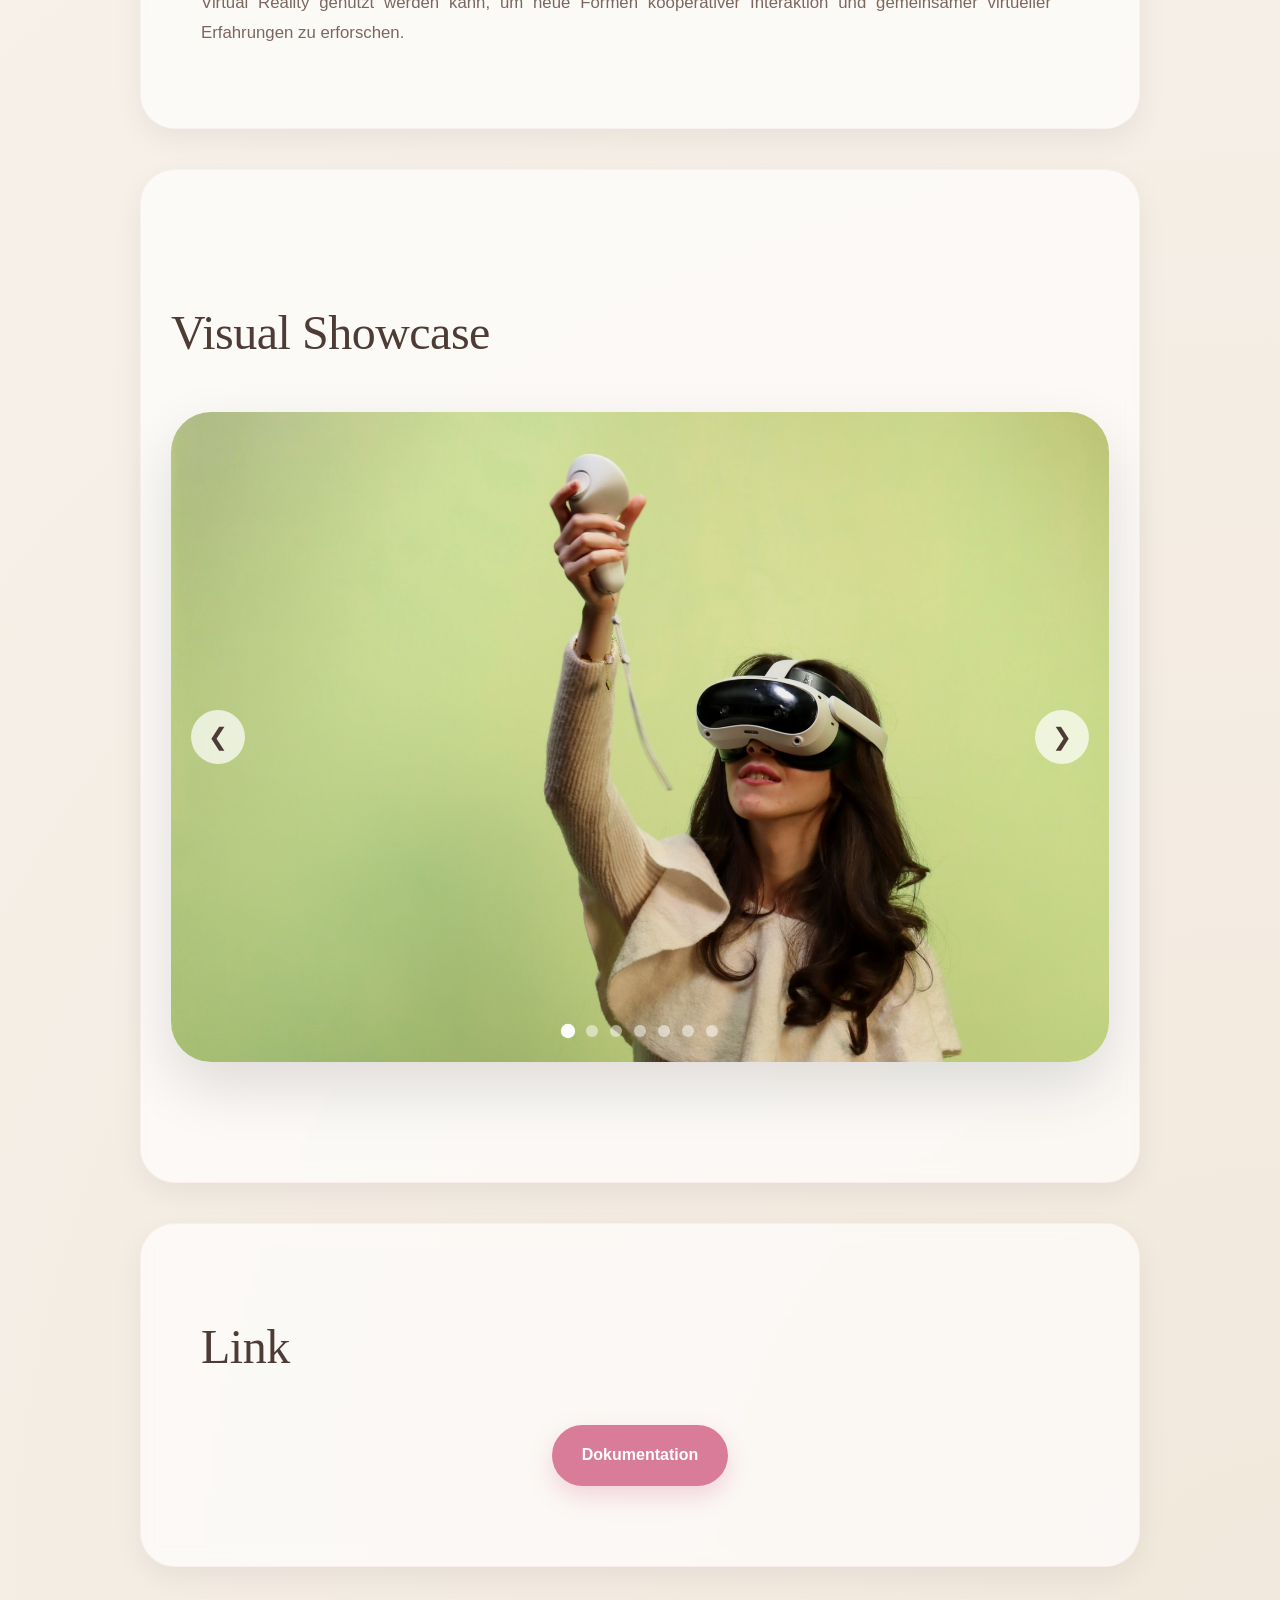
<file: ghost.html>
<!DOCTYPE html>
<html lang="de">

<head>
    <meta charset="UTF-8">
    <meta name="viewport" content="width=device-width, initial-scale=1.0">
    <link rel="stylesheet" href="style_projects.css">
    <title>I See Ghost</title>
</head>

<nav>
    <div class="nav-container">


        <div class="nav-links">
            <a href="index.html">Zurück zur Startseite</a>
        </div>
        <div class="logo">Rebecca Chemata</div>
    </div>
</nav>
 <script src="script.js"></script>

<body>

    <section class="project-hero">
        <h1>I See Ghost</h1>
        <img class="project-pictures" src="./media/images/ghost_short.png">
    </section>



    <section>
        <p class="Thesisthema"> Einfluss von Immersion und Präsenz auf die Zusammenarbeit in real-virtuell getrennten
            Arbeitsumgebungen
        </p>
        <br>
        <br>
        <div class="project_dokumentaion_button_box">
            <a href="./media/pdf/I See Ghost.pdf" target="_blank" class="dokumentation_links">Dokumentation</a>
        </div>
    </section>
    <section>
        <h2>Kurzbeschreibung</h2>
        Das Projekt „I See Ghost“ wurde im Rahmen einer wissenschaftlich-praktischen Arbeit zur Erforschung kooperativer
        Virtual-Reality-Anwendungen entwickelt. Ziel des Projekts war die Konzeption und Umsetzung einer asymmetrischen
        VR-Erfahrung, bei der zwei Personen gemeinsam Aufgaben lösen müssen, jedoch unterschiedliche Rollen und
        Wahrnehmungen innerhalb der virtuellen Umgebung besitzen.
        <br>
        <br>
        Eine Person erlebt die virtuelle Welt direkt über ein VR-Headset aus der Ich-Perspektive, während die zweite
        Person über Controller als kleiner Geist mit der Umgebung interagiert. Im Mittelpunkt des Projekts stand die
        Untersuchung, wie subjektives Präsenzempfinden sowie unterschiedliche Kommunikationskanäle die Effizienz und
        Qualität kooperativer Aufgabenlösung beeinflussen. Dafür wurden mehrere experimentelle Aufgaben entwickelt, die
        gezielt Kommunikation, Zusammenarbeit und räumliche Orientierung fördern sollten.

        <p>

        </p>
    </section>

    <section>
        <h2>Motivation</h2>
        <p>
            Die Motivation für diese Arbeit entstand aus unserem gemeinsamen Interesse an kooperativen Videospielen
            sowie dem Wunsch, praktische Erfahrungen in der Entwicklung von VR-Anwendungen zu sammeln.
            Kooperationsspiele zeichnen sich für uns besonders durch das gemeinsame Problemlösen und Kommunikation aus.
            Das sind Aspekte, die wir gezielt in ein VR-Szenario übertragen wollten.
            <br>
            <br>
            Gleichzeitig wollten wir eine VR-Erfahrung entwickeln, die sich von klassischen Einzelspieler-VR-Anwendungen
            abhebt und kooperative
            Interaktion in den Mittelpunkt stellt. Ziel war es, spielerische Interessen mit dem Erlernen von
            VR-Entwicklung zu verbinden und dabei neue Formen des gemeinsamen Erlebens in Virtual Reality zu erforschen.

        </p>
    </section>

    <section>
        <h2>Plakat</h2>
        <div style="display: flex; align-items: center; justify-content: center;">
            <img src="./media/images/ghosts_plakat_dinA1_dark.png" width="800px">
        </div>
    </section>

    <section>
        <h2>Bericht</h2>
        <p>
            Das Projekt verlangte sowohl technische als auch konzeptionelle Fähigkeiten in den Bereichen
            Virtual Reality, Interaction Design und Game Design. Neben der Entwicklung einer funktionierenden
            VR-Anwendung lag der Schwerpunkt insbesondere auf der wissenschaftlichen Untersuchung von Präsenz, sozialer
            Interaktion und kooperativer Problemlösung innerhalb virtueller Umgebungen.
            <br>
            <br>
            Im Verlauf des Projekts wurden verschiedene Konzepte iterativ entwickelt, getestet und überarbeitet. Die
            ursprüngliche Idee eines komplexeren VR-Escape-Rooms wurde zugunsten eines reduzierten und stärker auf
            Kommunikation fokussierten Ansatzes verworfen, um die Nutzer nicht mit Informationen zu überfordern und die
            sozialen Interaktionen stärker hervorzuheben. Dadurch entstand eine Anwendung mit mehreren kleineren
            kooperativen Aufgaben, die gezielt unterschiedliche Kommunikationsformen und Interaktionsmechaniken
            untersuchten.
            <br>
            <br>
            Durch die praktische Umsetzung in Unity sowie die Entwicklung und Modellierung der Assets mit Blender
            konnten umfangreiche Erfahrungen in der VR-Entwicklung gesammelt werden. Gleichzeitig zeigte das Projekt,
            wie entscheidend direkte Kommunikation, nonverbale Hinweise und multimodale Feedbacksysteme für erfolgreiche
            Zusammenarbeit in virtuellen Räumen sind.
            <br>
            <br>
            Besonders die Tests während der "Werkschau in Furtwangen" und der "Immersive Future Freiburg" lieferten
            wertvolle Erkenntnisse über Nutzerverhalten,
            Kommunikationsstrategien und soziale Präsenz in asymmetrischen VR-Szenarien. Die Beobachtungen
            verdeutlichten, dass nicht allein technische Immersion, sondern vor allem aktive soziale Interaktion und
            abgestimmte Kommunikation die Qualität gemeinsamer Aufgabenlösung beeinflussen.
            <br>
            <br>
            „I See Ghost“ verbindet somit wissenschaftliche Fragestellungen mit praktischer VR-Entwicklung und zeigt,
            wie Virtual Reality genutzt werden kann, um neue Formen kooperativer Interaktion und gemeinsamer virtueller
            Erfahrungen zu erforschen.
        </p>
    </section>

    <section class="showcase-section">
        <div class="section-title">
            <h2>Visual Showcase</h2>
        </div>

        <div class="slider">

            <div class="slides">

                <img src="./media/images/vr_model_foto_1.jpeg" class="slide active">
                <img src="./media/images/vr_model_foto_2.jpeg" class="slide">
                <img src="./media/images/vr_model_foto_3.jpeg" class="slide">
                <img src="./media/images/werkschau_1.jpg" class="slide">
                <img src="./media/images/werkschau_2.jpg" class="slide">
                <img src="./media/images/werkschau_3.jpg" class="slide">
                <img src="./media/images/werkschau_4.jpg" class="slide">

            </div>

            <button class="slider-btn prev">&#10094;</button>
            <button class="slider-btn next">&#10095;</button>

            <div class="slider-dots"></div>

        </div>

    </section>

    <section>
        <h2>Link</h2>
        <div class="project_dokumentaion_button_box">
            <a href="./media/pdf/I See Ghost.pdf" target="_blank" class="dokumentation_links">Dokumentation</a>
        </div>
    </section>



</body>

</html>
</file>
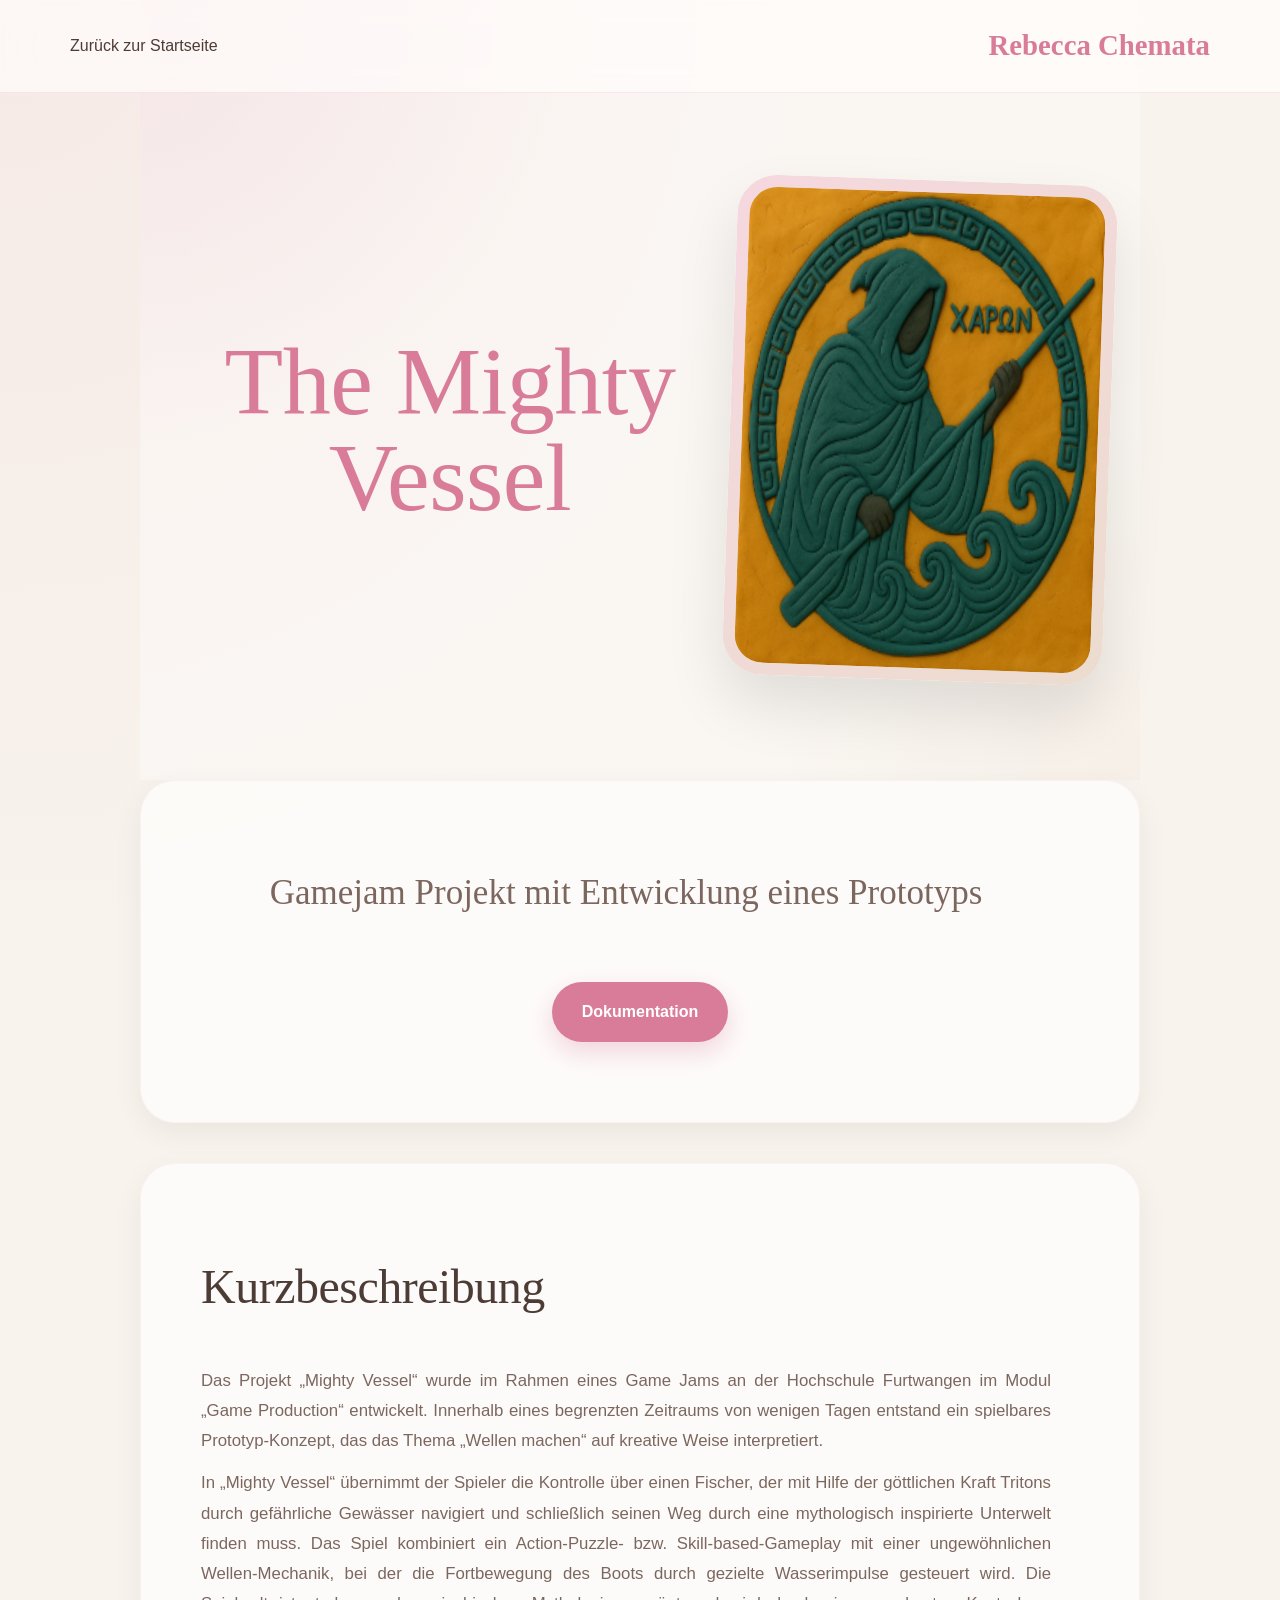
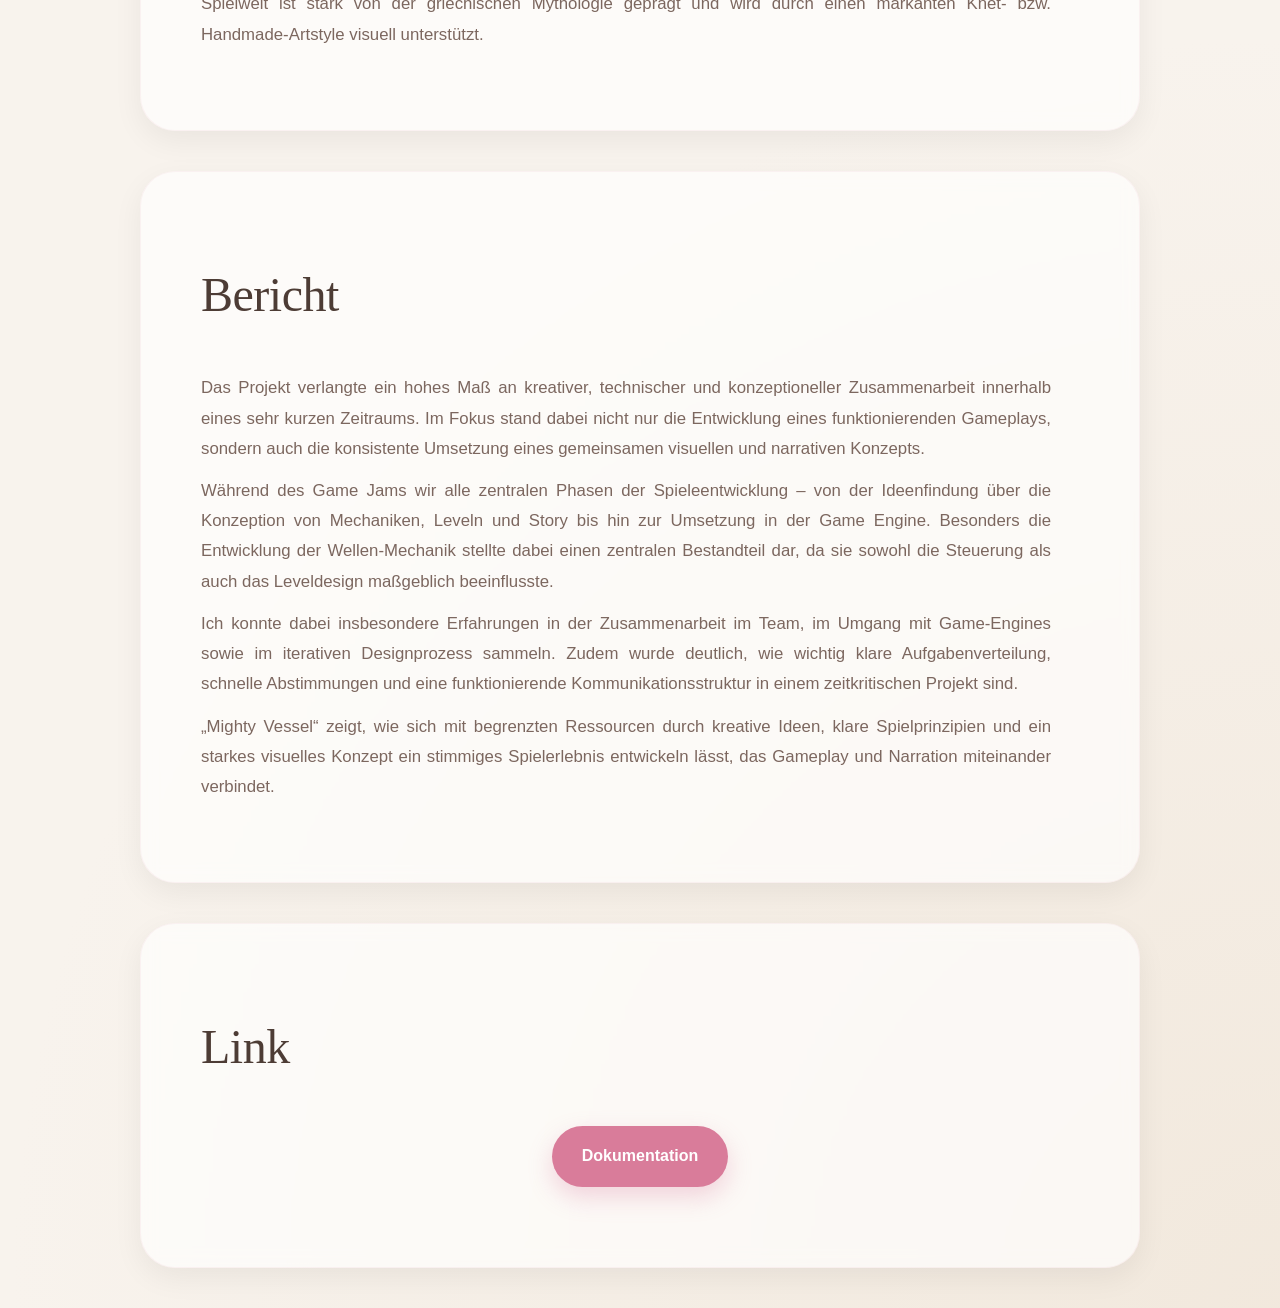
<file: mighty_vessel.html>
<!DOCTYPE html>
<html lang="de">

<head>
    <meta charset="UTF-8">
    <meta name="viewport" content="width=device-width, initial-scale=1.0">
    <link rel="stylesheet" href="style_projects.css">
    <title>Mighty Vessel</title>
</head>

<nav>
    <div class="nav-container">


        <div class="nav-links">
            <a href="index.html">Zurück zur Startseite</a>
        </div>
        <div class="logo">Rebecca Chemata</div>
    </div>
</nav>

<body>

    <section class="project-hero">
        <h1>The Mighty Vessel</h1>
        <img class="project-pictures" src="./media/images/mighty_vessel_charon_img.png">
    </section>



    <section>
        <p class="Thesisthema"> Gamejam Projekt mit Entwicklung eines Prototyps</p>
        <br>
        <br>
        <div class="project_dokumentaion_button_box">
            <a href="./media/pdf/GameJam_Endabgabe_MightyVessel.pdf" target="_blank"
                class="dokumentation_links">Dokumentation</a>
        </div>
    </section>
    <section>
        <h2>Kurzbeschreibung</h2>

        <p>
            Das Projekt „Mighty Vessel“ wurde im Rahmen eines Game Jams an der Hochschule Furtwangen im Modul „Game
            Production“ entwickelt. Innerhalb eines begrenzten Zeitraums von wenigen Tagen entstand ein spielbares
            Prototyp-Konzept, das das Thema „Wellen machen“ auf kreative Weise interpretiert.
            <br>
            <br>
            In „Mighty Vessel“ übernimmt der Spieler die Kontrolle über einen Fischer, der mit Hilfe der göttlichen
            Kraft Tritons durch gefährliche Gewässer navigiert und schließlich seinen Weg durch eine mythologisch
            inspirierte Unterwelt finden muss. Das Spiel kombiniert ein Action-Puzzle- bzw. Skill-based-Gameplay mit
            einer ungewöhnlichen Wellen-Mechanik, bei der die Fortbewegung des Boots durch gezielte Wasserimpulse
            gesteuert wird. Die Spielwelt ist stark von der griechischen Mythologie geprägt und wird durch einen
            markanten Knet- bzw. Handmade-Artstyle visuell unterstützt.
        </p>
    </section>

    <section>
        <h2>Bericht</h2>

        <p>
            Das Projekt verlangte ein hohes Maß an kreativer, technischer und konzeptioneller Zusammenarbeit innerhalb
            eines sehr kurzen Zeitraums. Im Fokus stand dabei nicht nur die Entwicklung eines funktionierenden
            Gameplays, sondern auch die konsistente Umsetzung eines gemeinsamen visuellen und narrativen Konzepts.
            <br>
            <br>
            Während des Game Jams wir alle zentralen Phasen der Spieleentwicklung – von der Ideenfindung
            über die Konzeption von Mechaniken, Leveln und Story bis hin zur Umsetzung in der Game Engine. Besonders die
            Entwicklung der Wellen-Mechanik stellte dabei einen zentralen Bestandteil dar, da sie sowohl die Steuerung
            als auch das Leveldesign maßgeblich beeinflusste.
            <br>
            <br>
            Ich konnte dabei insbesondere Erfahrungen in der Zusammenarbeit im Team, im Umgang mit Game-Engines sowie im
            iterativen Designprozess sammeln. Zudem wurde deutlich, wie wichtig klare Aufgabenverteilung, schnelle
            Abstimmungen und eine funktionierende Kommunikationsstruktur in einem zeitkritischen Projekt sind.
            <br>
            <br>
            „Mighty Vessel“ zeigt, wie sich mit begrenzten Ressourcen durch kreative Ideen, klare Spielprinzipien und
            ein starkes visuelles Konzept ein stimmiges Spielerlebnis entwickeln lässt, das Gameplay und Narration
            miteinander verbindet.
        </p>
    </section>

    <section>
        <h2>Link</h2>
        <div class="project_dokumentaion_button_box">
            <a href="./media/pdf/GameJam_Endabgabe_MightyVessel.pdf" target="_blank"
                class="dokumentation_links">Dokumentation</a>
        </div>
    </section>

</body>

</html>
</file>
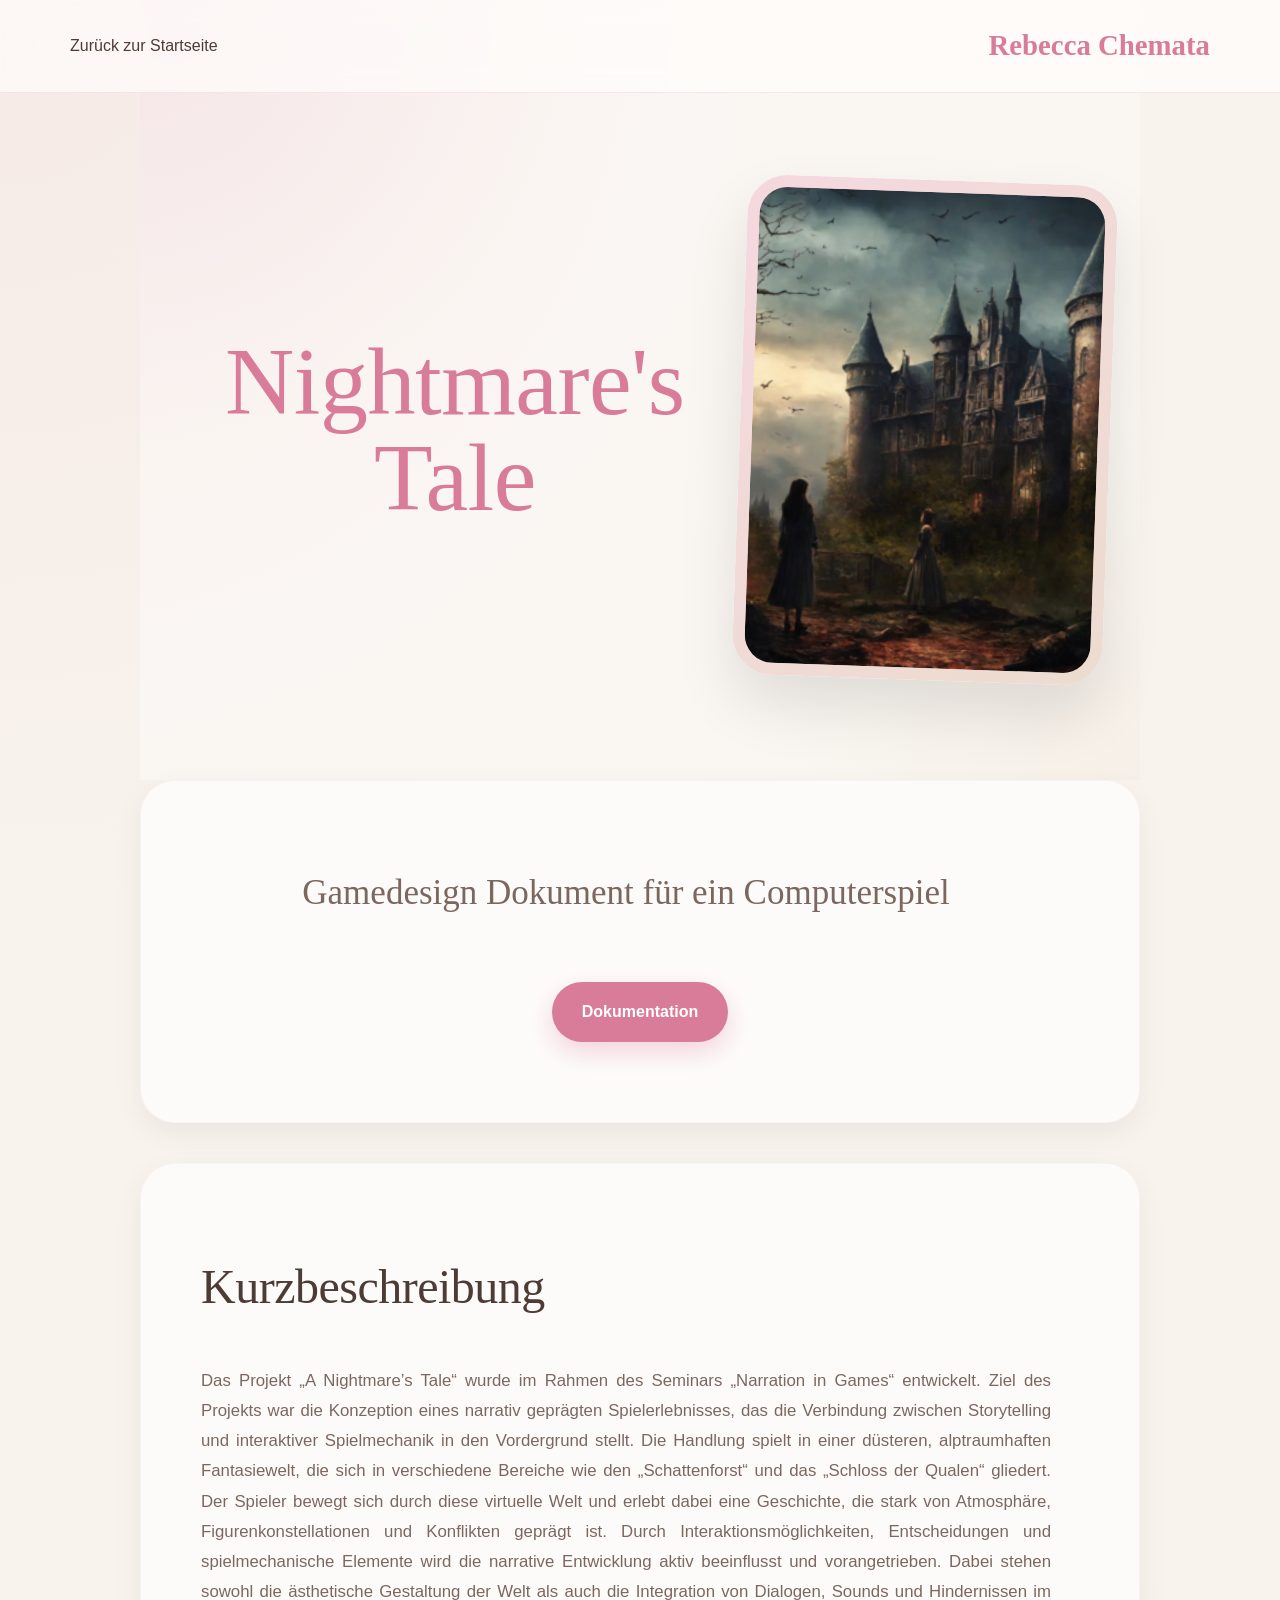
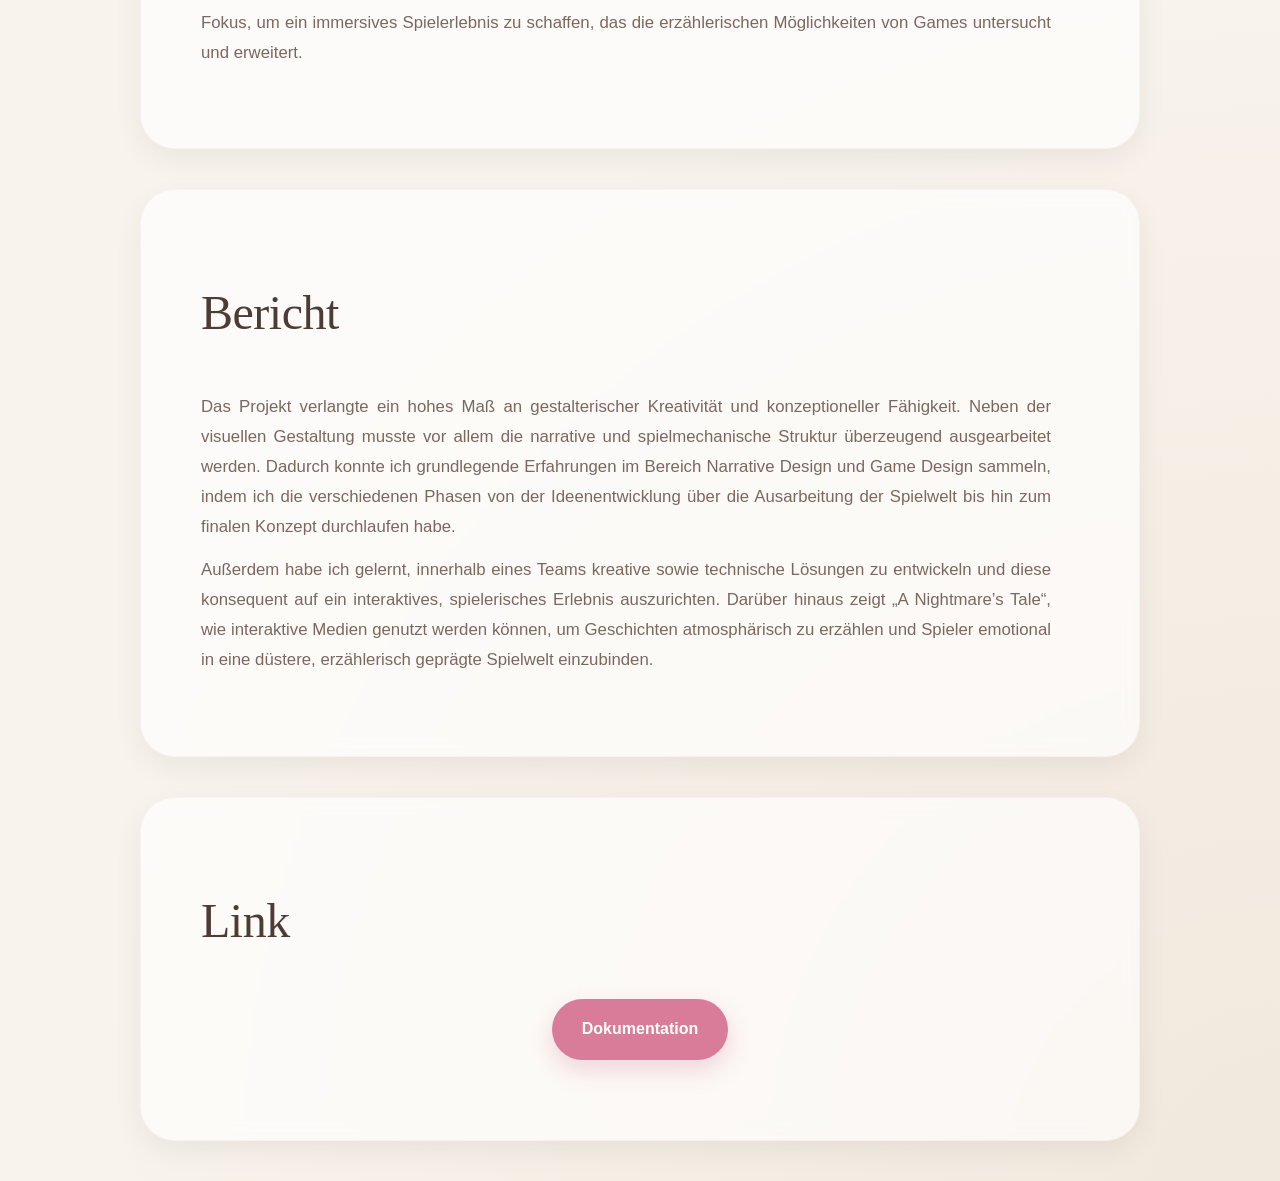
<file: nightmaresTale.html>
<!DOCTYPE html>
<html lang="de">

<head>
    <meta charset="UTF-8">
    <meta name="viewport" content="width=device-width, initial-scale=1.0">
    <link rel="stylesheet" href="style_projects.css">
    <title>A Nightmare's Tale</title>
</head>

<nav>
    <div class="nav-container">
        

        <div class="nav-links">
            <a href="index.html">Zurück zur Startseite</a>
        </div>
        <div class="logo">Rebecca Chemata</div>
    </div>
</nav>

<body>

    <section class="project-hero">
        <h1>Nightmare's Tale</h1>
        <img class="project-pictures" src="./media/images/nightmares_tale_hoch.png">
    </section>



    <section>
        <p class="Thesisthema"> Gamedesign Dokument für ein Computerspiel</p>
        <br>
        <br>
        <div class="project_dokumentaion_button_box">
            <a href="./media/pdf/Chemata_Kopp_Messerle_Vogel_NiG_A_Nightmares_Tale.pdf" target="_blank"
                class="dokumentation_links">Dokumentation</a>
        </div>
    </section>
    <section>
        <h2>Kurzbeschreibung</h2>

        <p>
            Das Projekt „A Nightmare’s Tale“ wurde im Rahmen des Seminars „Narration in Games“ entwickelt. Ziel des
            Projekts war die Konzeption eines narrativ geprägten Spielerlebnisses, das die Verbindung zwischen
            Storytelling und interaktiver Spielmechanik in den Vordergrund stellt. Die Handlung spielt in einer
            düsteren, alptraumhaften Fantasiewelt, die sich in verschiedene Bereiche wie den „Schattenforst“ und das
            „Schloss der Qualen“ gliedert. Der Spieler bewegt sich durch diese virtuelle Welt und erlebt dabei eine
            Geschichte, die stark von Atmosphäre, Figurenkonstellationen und Konflikten geprägt ist. Durch
            Interaktionsmöglichkeiten, Entscheidungen und spielmechanische Elemente wird die narrative Entwicklung aktiv
            beeinflusst und vorangetrieben. Dabei stehen sowohl die ästhetische Gestaltung der Welt als auch die
            Integration von Dialogen, Sounds und Hindernissen im Fokus, um ein immersives Spielerlebnis zu schaffen, das
            die erzählerischen Möglichkeiten von Games untersucht und erweitert.
        </p>
    </section>

    <section>
        <h2>Bericht</h2>

        <p>
            Das Projekt verlangte ein hohes Maß an gestalterischer Kreativität und konzeptioneller
            Fähigkeit. Neben der visuellen Gestaltung musste vor allem die narrative und spielmechanische Struktur
            überzeugend ausgearbeitet werden. Dadurch konnte ich grundlegende Erfahrungen im Bereich Narrative Design
            und Game Design sammeln, indem ich die verschiedenen Phasen von der Ideenentwicklung über die Ausarbeitung
            der Spielwelt bis hin zum finalen Konzept durchlaufen habe.
            <br>
            <br>
            Außerdem habe ich gelernt, innerhalb eines Teams kreative sowie technische Lösungen zu entwickeln und diese
            konsequent auf ein interaktives, spielerisches Erlebnis auszurichten. Darüber hinaus zeigt „A Nightmare’s
            Tale“, wie interaktive Medien genutzt werden können, um Geschichten atmosphärisch zu erzählen und Spieler
            emotional in eine düstere, erzählerisch geprägte Spielwelt einzubinden.
        </p>
    </section>

    <section>
        <h2>Link</h2>
        <div class="project_dokumentaion_button_box">
            <a href="./media/pdf/Chemata_Kopp_Messerle_Vogel_NiG_A_Nightmares_Tale.pdf" target="_blank"
                class="dokumentation_links">Dokumentation</a>
        </div>
    </section>

</body>

</html>
</file>
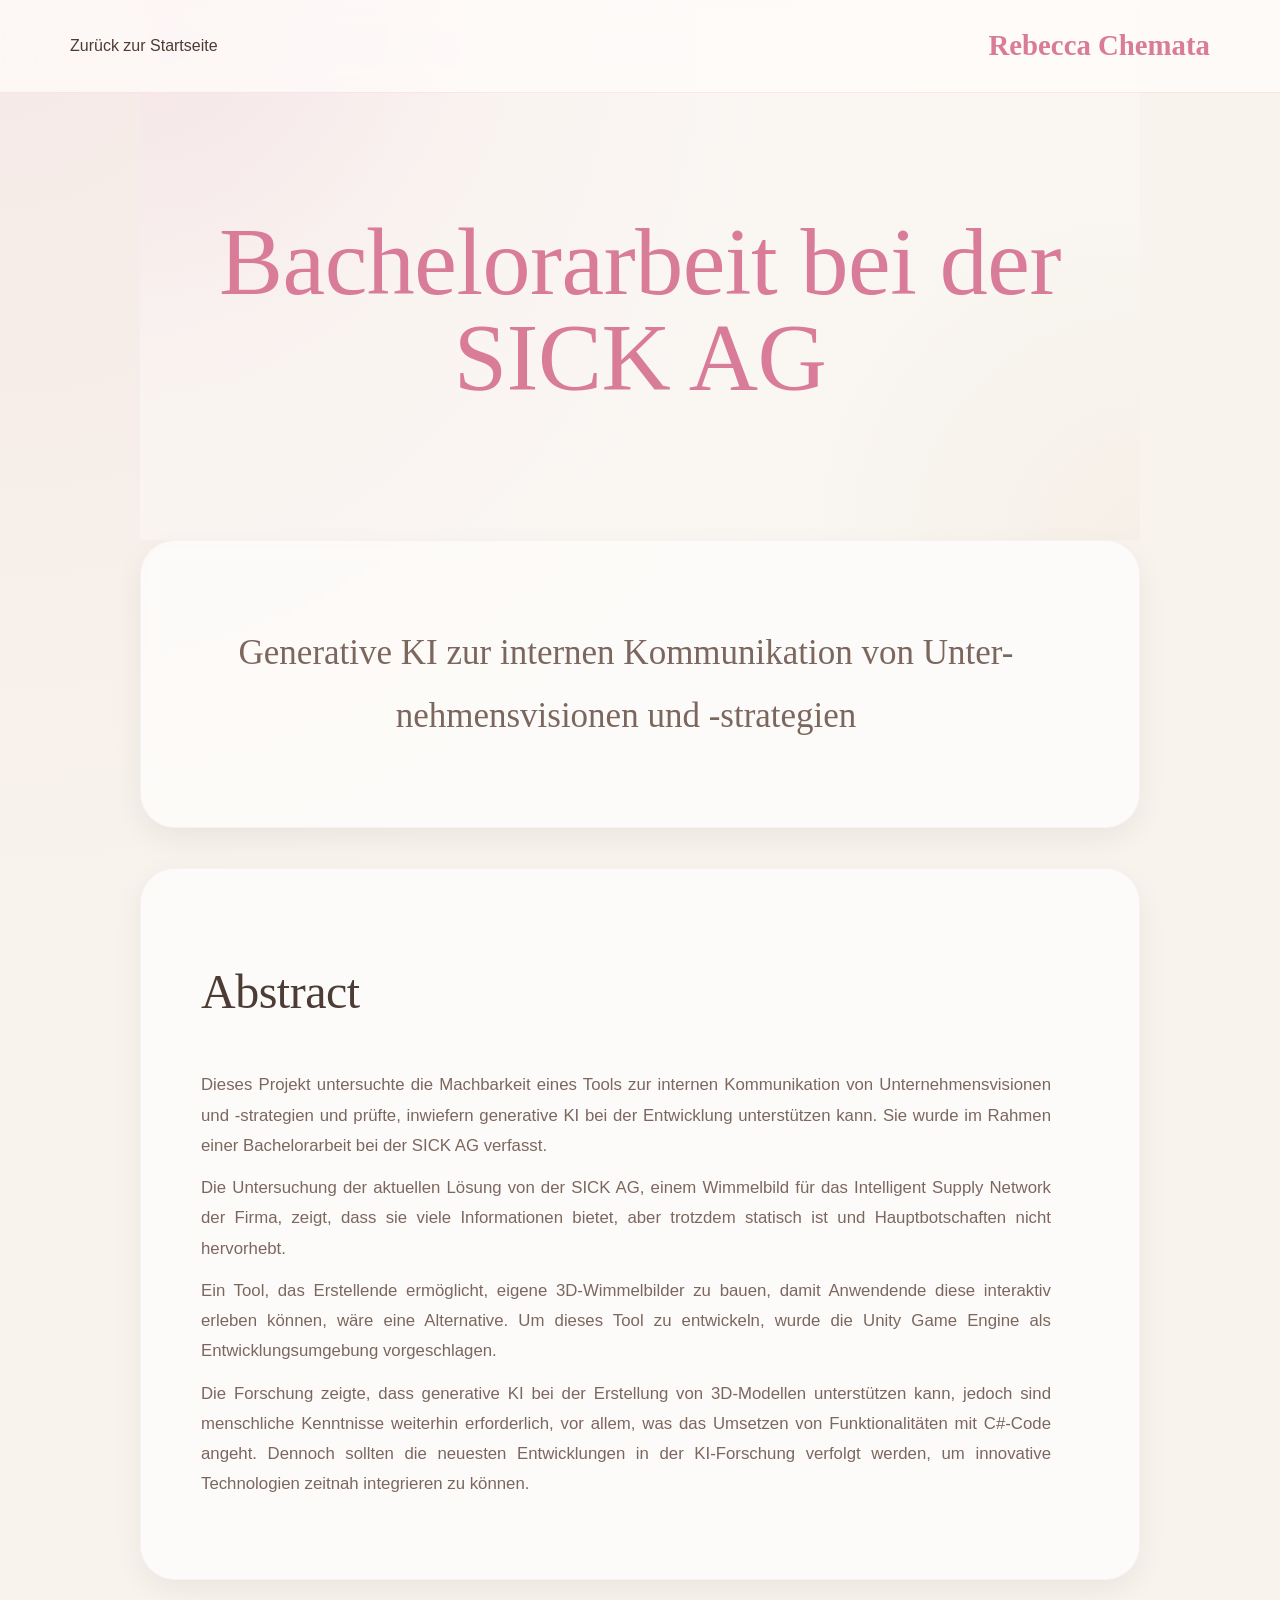
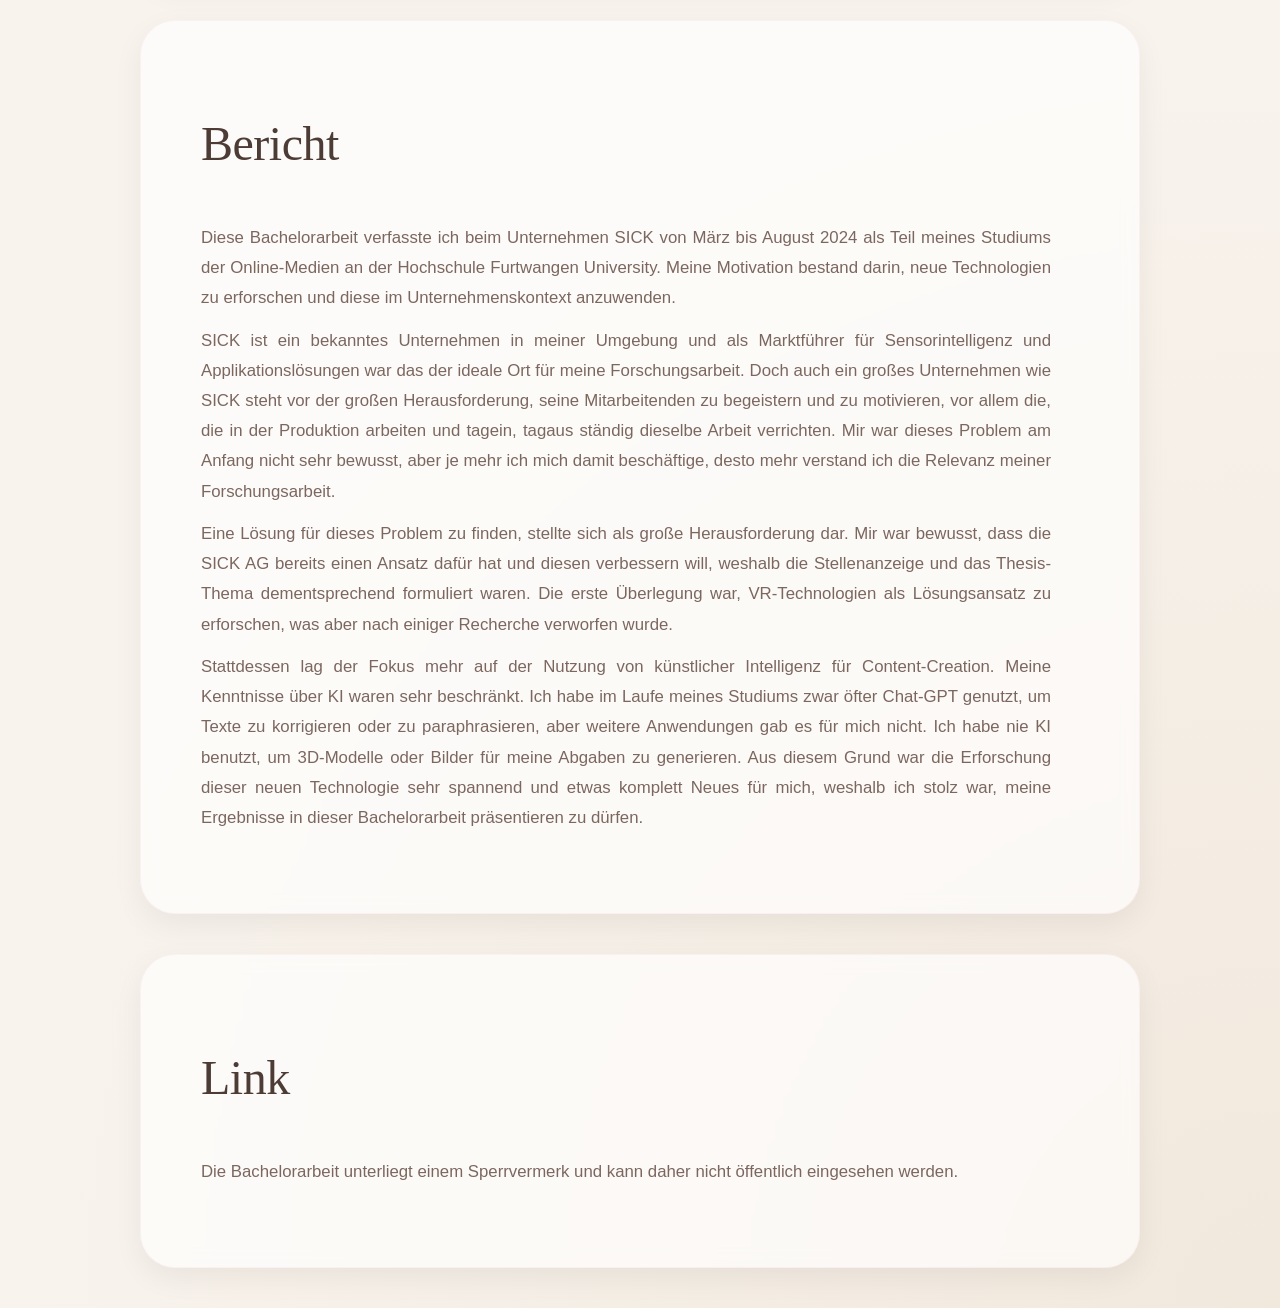
<file: thesis.html>
<!DOCTYPE html>
<html lang="de">

<head>
    <meta charset="UTF-8">
    <meta name="viewport" content="width=device-width, initial-scale=1.0">
    <link rel="stylesheet" href="style_projects.css">
    <title>Thesis</title>
</head>

<nav>
    <div class="nav-container">
       

        <div class="nav-links">
            <a href="index.html" >Zurück zur Startseite</a>
        </div>
         <div class="logo">Rebecca Chemata</div>
    </div>
</nav>

<body>

    <section class="project-hero">
        <h1>Bachelorarbeit bei der SICK AG</h1>
    </section>

    <section>
        <p class="Thesisthema">Generative KI zur internen Kommunikation von Unter-nehmensvisionen und -strategien</p>
    </section>
    <section>
        <h2>Abstract</h2>

        <p>
            Dieses Projekt untersuchte die Machbarkeit eines Tools zur internen Kommunikation von
            Unternehmensvisionen und -strategien und prüfte, inwiefern generative KI bei der Entwicklung unterstützen
            kann. Sie wurde im Rahmen einer Bachelorarbeit bei der SICK AG verfasst.
            <br>
            <br>
            Die Untersuchung der aktuellen
            Lösung von der SICK AG, einem Wimmelbild für das Intelligent Supply Network der Firma, zeigt, dass sie viele
            Informationen bietet, aber trotzdem statisch ist und Hauptbotschaften nicht hervorhebt.
            <br>
            <br>
            Ein Tool, das Erstellende ermöglicht, eigene 3D-Wimmelbilder zu bauen, damit Anwendende diese interaktiv
            erleben können, wäre eine Alternative. Um dieses Tool zu entwickeln, wurde die Unity Game Engine als
            Entwicklungsumgebung vorgeschlagen.
            <br>
            <br>
            Die Forschung zeigte, dass generative KI bei der Erstellung von 3D-Modellen unterstützen kann, jedoch sind
            menschliche Kenntnisse weiterhin erforderlich, vor allem, was das Umsetzen von Funktionalitäten mit C#-Code
            angeht. Dennoch sollten die neuesten Entwicklungen in der KI-Forschung verfolgt werden, um innovative
            Technologien zeitnah integrieren zu können.
        </p>
    </section>

    <section>
        <h2>Bericht</h2>

        <p>
            Diese Bachelorarbeit verfasste ich beim Unternehmen SICK von März bis August 2024 als Teil meines Studiums
            der Online-Medien an der Hochschule Furtwangen University. Meine Motivation bestand darin, neue
            Technologien zu erforschen und diese im Unternehmenskontext anzuwenden.
            <br>
            <br>
            SICK ist ein bekanntes Unternehmen in meiner Umgebung und als Marktführer für Sensorintelligenz und
            Applikationslösungen war das der ideale Ort für meine Forschungsarbeit. Doch auch ein großes Unternehmen
            wie SICK steht vor der großen Herausforderung, seine Mitarbeitenden zu begeistern und zu motivieren, vor
            allem die, die in der Produktion arbeiten und tagein, tagaus ständig dieselbe Arbeit verrichten. Mir war
            dieses Problem am Anfang nicht sehr bewusst, aber je mehr ich mich damit beschäftige, desto mehr verstand
            ich die Relevanz meiner Forschungsarbeit.
            <br>
            <br>
            Eine Lösung für dieses Problem zu finden, stellte sich als große Herausforderung dar. Mir war bewusst, dass
            die SICK AG bereits einen Ansatz dafür hat und diesen verbessern will, weshalb die Stellenanzeige und das
            Thesis-Thema dementsprechend formuliert waren. Die erste Überlegung war, VR-Technologien als Lösungsansatz
            zu erforschen, was aber nach einiger Recherche verworfen wurde.
            <br>
            <br>
            Stattdessen lag der Fokus mehr auf der Nutzung von künstlicher Intelligenz für Content-Creation. Meine
            Kenntnisse über KI waren sehr beschränkt. Ich habe im Laufe meines Studiums zwar öfter Chat-GPT genutzt, um
            Texte zu korrigieren oder zu paraphrasieren, aber weitere Anwendungen gab es für mich nicht. Ich habe nie KI
            benutzt, um 3D-Modelle oder Bilder für meine Abgaben zu generieren. Aus diesem Grund war die Erforschung
            dieser neuen Technologie sehr spannend und etwas komplett Neues für mich, weshalb ich stolz war, meine
            Ergebnisse in dieser Bachelorarbeit präsentieren zu dürfen.
        </p>
    </section>

    <section>
        <h2>Link</h2>
        <p> Die Bachelorarbeit unterliegt einem Sperrvermerk und kann daher nicht öffentlich eingesehen werden.</p>
    </section>

</body>

</html>
</file>
<file: style.css>
:root {
  --beige: #efe4d6;
  --light-beige: #f8f3ed;
  --pink: #d97c9a;
  --dark-pink: #bb5f7e;
  --brown: #4d3c35;
  --soft-brown: #7c675f;
  --white: #fffdfb;
}

* {
  margin: 0;
  padding: 0;
  box-sizing: border-box;
  scroll-behavior: smooth;
}

body {
  font-family: 'Inter', sans-serif;
  background: var(--light-beige);
  color: var(--brown);
  overflow-x: hidden;
}

h1,
h2,
h3 {
  font-family: 'Cormorant Garamond', serif;
  font-weight: 700;
}

/* Navigation */

nav {
  position: fixed;
  width: 100%;
  top: 0;
  z-index: 1000;
  backdrop-filter: blur(12px);
  background: rgba(255, 253, 251, 0.75);
  border-bottom: 1px solid rgba(217, 124, 154, 0.2);
}

.nav-container {
  max-width: 1300px;
  margin: auto;
  display: flex;
  justify-content: space-between;
  align-items: center;
  padding: 20px 30px;
}

.logo {
  font-family: 'Cormorant Garamond', serif;
  font-size: 2rem;
  color: var(--pink);
  font-weight: 700;
}

.nav-links {
  display: flex;
  gap: 30px;
}

.nav-links a {
  text-decoration: none;
  color: var(--brown);
  font-weight: 500;
  transition: 0.3s;
}

.nav-links a:hover {
  color: var(--pink);
}

/* Hero */

header {
  min-height: 100vh;
  display: flex;
  align-items: center;
  justify-content: center;
  padding: 120px 30px 80px;
  background:
    radial-gradient(circle at top left, rgba(217, 124, 154, 0.15), transparent 35%),
    radial-gradient(circle at bottom right, rgba(239, 228, 214, 0.8), transparent 30%),
    var(--light-beige);
}

.hero {
  max-width: 1200px;
  width: 100%;
  display: grid;
  grid-template-columns: 1.2fr 0.8fr;
  gap: 80px;
  align-items: center;
}

.hero-text .intro {
  text-transform: uppercase;
  letter-spacing: 4px;
  color: var(--pink);
  margin-bottom: 20px;
  font-size: 0.9rem;
}

.hero-text h1 {
  font-size: 6rem;
  line-height: 0.9;
  margin-bottom: 30px;
  color: var(--brown);
}

.hero-text p {
  max-width: 600px;
  line-height: 1.8;
  color: var(--soft-brown);
  margin-bottom: 40px;
  font-size: 1.05rem;
}

.hero-buttons {
  display: flex;
  gap: 20px;
  flex-wrap: wrap;
}

.btn {
  text-decoration: none;
  padding: 16px 30px;
  border-radius: 999px;
  font-weight: 600;
  transition: 0.35s ease;
  display: inline-block;
}

.btn-primary {
  background: var(--pink);
  color: white;
  box-shadow: 0 10px 25px rgba(217, 124, 154, 0.3);
}

.btn-primary:hover {
  background: var(--dark-pink);
  transform: translateY(-3px);
}

.btn-secondary {
  border: 1px solid rgba(217, 124, 154, 0.4);
  color: var(--brown);
  background: rgba(255, 255, 255, 0.5);
}

.btn-secondary:hover {
  background: white;
  transform: translateY(-3px);
}

.hero-image {
  position: relative;
  display: flex;
  justify-content: center;
}

.image-card {
  width: 380px;
  height: 500px;
  border-radius: 40px;
  background: linear-gradient(135deg, #f5d8df, #ecdccf);
  padding: 12px;
  box-shadow: 0 30px 60px rgba(0, 0, 0, 0.1);
  transform: rotate(2deg);
}

.image-inner {
  width: 100%;
  height: 100%;
  border-radius: 32px;
  background: white;
  display: flex;
  align-items: center;
  justify-content: center;
  text-align: center;
  color: var(--soft-brown);
  padding: 40px;
  background-image: url('./media/images/Bewerberbild.jpg');
  background-size: cover;
  background-position: center;
}

/* General */

section {
  max-width: 1200px;
  margin: auto;
  padding: 120px 30px;
}

.section-title {
  margin-bottom: 60px;
}

.section-title p {
  color: var(--pink);
  letter-spacing: 3px;
  text-transform: uppercase;
  margin-bottom: 15px;
  font-size: 0.85rem;
}

.section-title h2 {
  font-size: 4rem;
  color: var(--brown);
}

/* About */

.about {
  display: grid;
  grid-template-columns: 1fr 1fr;
  gap: 80px;
  align-items: start;
}

.about p {
  line-height: 1.9;
  color: var(--soft-brown);
  margin-bottom: 20px;
}

.skills-grid {
  display: grid;
  grid-template-columns: repeat(2, 1fr);
  gap: 18px;
}

.skill {
  background: rgba(255, 255, 255, 0.7);
  border: 3px solid rgba(217, 124, 153, 0.712);
  padding: 22px;
  border-radius: 24px;
  transition: 0.3s;
  box-shadow: 0 10px 20px rgba(0, 0, 0, 0.03);
  text-align: center;
}

/* Projects */

.projects-grid {
  display: grid;
  grid-template-columns: repeat(auto-fit, minmax(320px, 1fr));
  gap: 35px;
}

.project-card {
  background: rgba(255, 255, 255, 0.8);
  border-radius: 35px;
  overflow: hidden;
  box-shadow: 0 20px 35px rgba(0, 0, 0, 0.05);
  transition: 0.4s ease;
  border: 1px solid rgba(217, 124, 154, 0.08);
}

.project-image img {

    border-radius: 24px;

    filter:
        saturate(0.85)
        contrast(1.05)
        brightness(0.98)
        sepia(0.12)
        hue-rotate(-8deg);

    transition: 0.4s ease;
}

.project-card:hover {
  transform: translateY(-10px);
}

.project-image {
  height: 300px;
  background: linear-gradient(135deg, #f2cdd8, #efe4d6);
  display: flex;
  justify-content: center;
  align-items: center;
  color: var(--brown);
  font-size: 1.2rem;
  font-family: 'Cormorant Garamond', serif;

}

.project-content {
  padding: 35px;
}

.project-content h3 {
  font-size: 2rem;
  margin-bottom: 15px;
}

.project-content p {
  color: var(--soft-brown);
  line-height: 1.8;
  margin-bottom: 25px;
}

.project-link {
  text-decoration: none;
  color: var(--pink);
  font-weight: 600;
  transition: 0.3s;
}

.project-link:hover {
  color: var(--dark-pink);
}

/* Contact */

.contact-box {
  background: linear-gradient(135deg, #f5ddd8, #f9f3ee);
  padding: 80px 50px;
  border-radius: 40px;
  text-align: center;
  box-shadow: 0 20px 40px rgba(0, 0, 0, 0.05);
}

.contact-box h2 {
  font-size: 4rem;
  margin-bottom: 20px;
}

.contact-box p {
  max-width: 700px;
  margin: auto;
  color: var(--soft-brown);
  line-height: 1.8;
  margin-bottom: 40px;
}

footer {
  padding: 40px;
  text-align: center;
  color: var(--soft-brown);
}

::-webkit-scrollbar {
  width: 10px;
}

::-webkit-scrollbar-track {
  background: var(--light-beige);
}

::-webkit-scrollbar-thumb {
  background: rgba(217, 124, 154, 0.5);
  border-radius: 999px;
}

/* Responsive */

@media (max-width: 900px) {

  .hero,
  .about {
    grid-template-columns: 1fr;
  }

  .hero-text h1 {
    font-size: 4rem;
  }

  .section-title h2,
  .contact-box h2 {
    font-size: 3rem;
  }

  .nav-links {
    display: none;
  }

  .image-card {
    width: 100%;
    max-width: 380px;
  }
}
</file>
<file: style_projects.css>
:root {
  --beige: #efe4d6;
  --light-beige: #f8f3ed;
  --pink: #d97c9a;
  --dark-pink: #bb5f7e;
  --brown: #4d3c35;
  --soft-brown: #7c675f;
  --white: #fffdfb;

  --shadow-soft: 0 10px 30px rgba(0,0,0,0.06);
  --shadow-hover: 0 20px 50px rgba(0,0,0,0.1);
}

* {
  margin: 0;
  padding: 0;
  box-sizing: border-box;
  scroll-behavior: smooth;
}

body {
  font-family: 'Inter', sans-serif;
  background:
    radial-gradient(circle at top left, rgba(217,124,154,0.08), transparent 30%),
    radial-gradient(circle at bottom right, rgba(239,228,214,0.7), transparent 40%),
    var(--light-beige);

  color: var(--brown);
  overflow-x: hidden;
  line-height: 1.8;
}

/* TYPOGRAPHY */

h1, h2, h3 {
  font-family: 'Cormorant Garamond', serif;
  font-weight: 500;
  letter-spacing: -0.5px;
}

h2 {
  font-size: 3rem;
  margin-bottom: 35px;
  color: var(--brown);
}

p {
  color: var(--soft-brown);
  font-size: 1.05rem;
}

/* NAVIGATION */

nav {
  position: fixed;
  width: 100%;
  top: 0;
  z-index: 1000;

  backdrop-filter: blur(14px);
  background: rgba(255, 253, 251, 0.72);

  border-bottom: 1px solid rgba(217,124,154,0.15);
}

.nav-container {
  max-width: 1200px;
  margin: auto;

  display: flex;
  justify-content: space-between;
  align-items: center;

  padding: 20px 30px;
}

.logo {
  font-family: 'Cormorant Garamond', serif;
  font-size: 1.8rem;
  color: var(--pink);
  font-weight: 700;
}

.nav-links a {
  text-decoration: none;
  color: var(--brown);
  font-weight: 500;
  position: relative;
  transition: 0.3s ease;
}

.nav-links a::after {
  content: "";
  position: absolute;
  left: 0;
  bottom: -5px;

  width: 0%;
  height: 2px;

  background: var(--pink);
  transition: 0.3s ease;
}

.nav-links a:hover {
  color: var(--pink);
}

.nav-links a:hover::after {
  width: 100%;
}

/* HERO */

.project-hero {
  min-height: 60vh;

  display: flex;
  align-items: center;
  justify-content:space-between;

  text-align: center;

  padding: 180px 30px 100px;

  background:
    linear-gradient(rgba(255,255,255,0.35), rgba(255,255,255,0.35)),
    radial-gradient(circle at top left, rgba(217,124,154,0.18), transparent 35%),
    radial-gradient(circle at bottom right, rgba(239,228,214,0.8), transparent 35%);
}

.project-hero h1 {
  max-width: 1000px;

  font-size: 6rem;
  line-height: 1;

  color: #d97c9a;;

  animation: fadeUp 1s ease;
}

.project-pictures{
      position: relative;
      display: flex;
      justify-content: center;
      width: 380px;
      height: 500px;
      border-radius: 40px;
      background: linear-gradient(135deg, #f5d8df, #ecdccf);
      padding: 12px;
      box-shadow: 0 30px 60px rgba(0,0,0,0.1);
      transform: rotate(2deg);
      
}

/* CONTENT SECTIONS */

section {
  max-width: 1000px;
  margin: auto;

  padding: 80px 60px;
}

section:not(.project-hero) {
  background: rgba(255,255,255,0.65);

  border: 1px solid rgba(217,124,154,0.08);

  border-radius: 35px;

  margin-bottom: 40px;

  backdrop-filter: blur(8px);

  box-shadow: var(--shadow-soft);

  transition: 0.4s ease;
}

section:not(.project-hero):hover {
  transform: translateY(-5px);
  box-shadow: var(--shadow-hover);
}

section p {
  max-width: 850px;
   text-align: justify;
}

.Thesisthema {
    font-size: 35px;
    font-family: 'Cormorant Garamond', serif; 
    text-align: center;
}

.dokumentation_links{
    text-decoration: none;
    padding: 16px 30px;
    border-radius: 999px;
    font-weight: 600;
    transition: 0.35s ease;
    display: inline-block;
    background: var(--pink);
    color: white;
    box-shadow: 0 10px 25px rgba(217,124,154,0.3);
      
}

.dokumentation_links:hover {
      background: var(--dark-pink);
      transform: translateY(-3px);
    }

.project_dokumentaion_button_box{
    display: flex;
    align-items: center;
    justify-content: center;
}

/* ABSTRACT & REPORT */

section p br {
  content: "";
  display: block;
  margin-bottom: 12px;
}

/* ANIMATION */

@keyframes fadeUp {
  from {
    opacity: 0;
    transform: translateY(40px);
  }

  to {
    opacity: 1;
    transform: translateY(0);
  }
}

/* SCROLLBAR */

::-webkit-scrollbar {
  width: 10px;
}

::-webkit-scrollbar-track {
  background: var(--light-beige);
}

::-webkit-scrollbar-thumb {
  background: rgba(217,124,154,0.5);
  border-radius: 999px;
}

.showcase-section {
    max-width: 1000px;
    margin: auto;
    padding: 120px 30px;
}

.slider {
    position: relative;

    width: 100%;
    height: 650px;

    overflow: hidden;

    border-radius: 40px;

    box-shadow: 0 25px 60px rgba(0,0,0,0.12);

    background: white;
}

.slides {
    width: 100%;
    height: 100%;
    position: relative;
}

.slide {
    position: absolute;

    width: 100%;
    height: 100%;

    object-fit: cover;

    opacity: 0;

    transform: scale(1.04);

    transition:
        opacity 0.8s ease,
        transform 1.2s ease;

    filter:
        brightness(0.92)
        contrast(1.05)
        saturate(0.92);
}

.slide.active {
    opacity: 1;
    transform: scale(1);
}

/* Buttons */

.slider-btn {
    position: absolute;
    top: 50%;
    transform: translateY(-50%);

    width: 54px;
    height: 54px;

    border: none;
    border-radius: 50%;

    cursor: pointer;

    font-size: 1.5rem;

    background: rgba(255,255,255,0.7);
    backdrop-filter: blur(10px);

    color: var(--brown);

    transition: 0.3s ease;

    z-index: 10;
}

.slider-btn:hover {
    background: white;
    transform: translateY(-50%) scale(1.08);
}

.prev {
    left: 20px;
}

.next {
    right: 20px;
}

/* Dots */

.slider-dots {
    position: absolute;

    bottom: 25px;
    left: 50%;

    transform: translateX(-50%);

    display: flex;
    gap: 12px;

    z-index: 10;
}

.dot {
    width: 12px;
    height: 12px;

    border-radius: 50%;

    background: rgba(255,255,255,0.5);

    cursor: pointer;

    transition: 0.3s ease;
}

.dot.active {
    background: white;
    transform: scale(1.2);
}

/* Responsive */

@media (max-width: 900px) {

    .slider {
        height: 450px;
    }
}

@media (max-width: 600px) {

    .slider {
        height: 320px;
        border-radius: 28px;
    }

    .slider-btn {
        width: 44px;
        height: 44px;
    }
}

/* RESPONSIVE */

@media (max-width: 900px) {

  .project-hero h1 {
    font-size: 3.2rem;
  }

  h2 {
    font-size: 2.3rem;
  }

  section {
    padding: 60px 25px;
  }

  .logo {
    font-size: 1.4rem;
  }
}

@media (max-width: 600px) {

  .project-hero {
    padding-top: 140px;
  }

  .project-hero h1 {
    font-size: 2.5rem;
  }

  h2 {
    font-size: 2rem;
  }

  p {
    font-size: 1rem;
  }

  .nav-container {
    padding: 16px 20px;
  }
}
</file>
